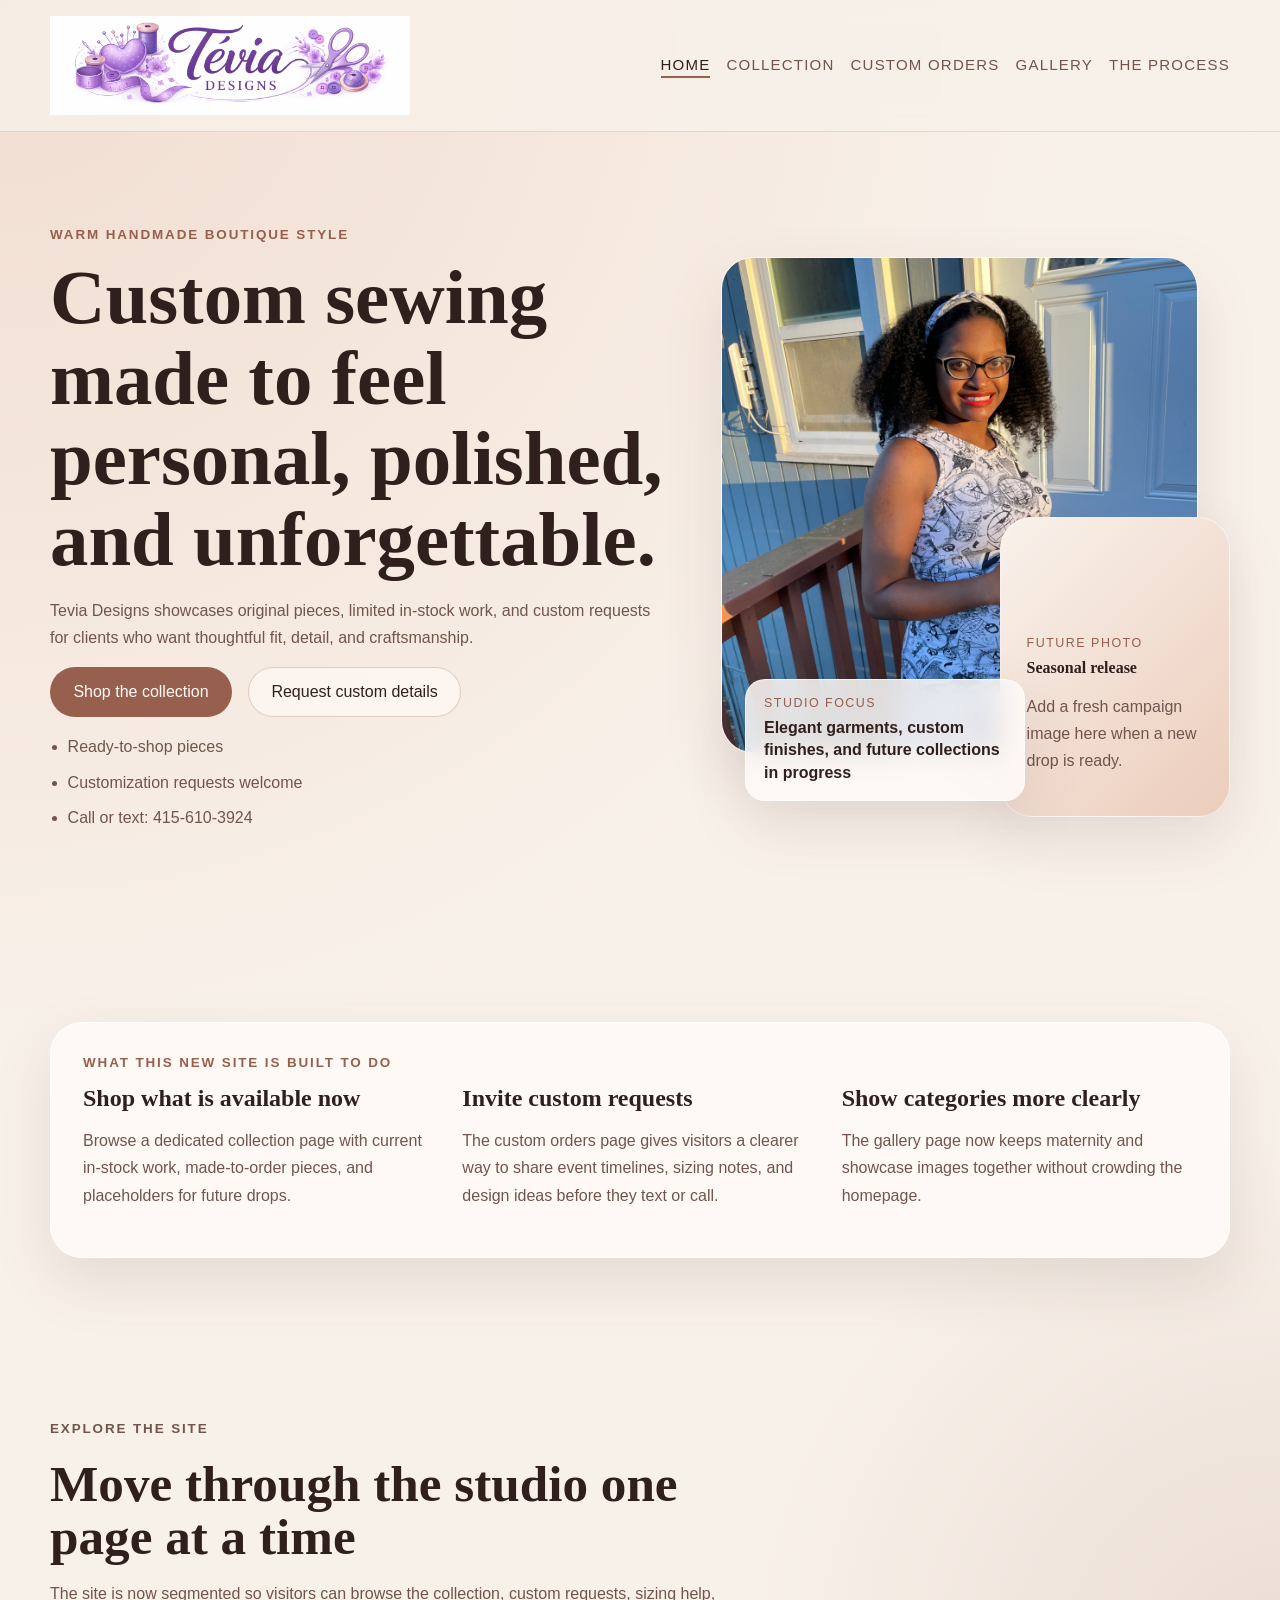
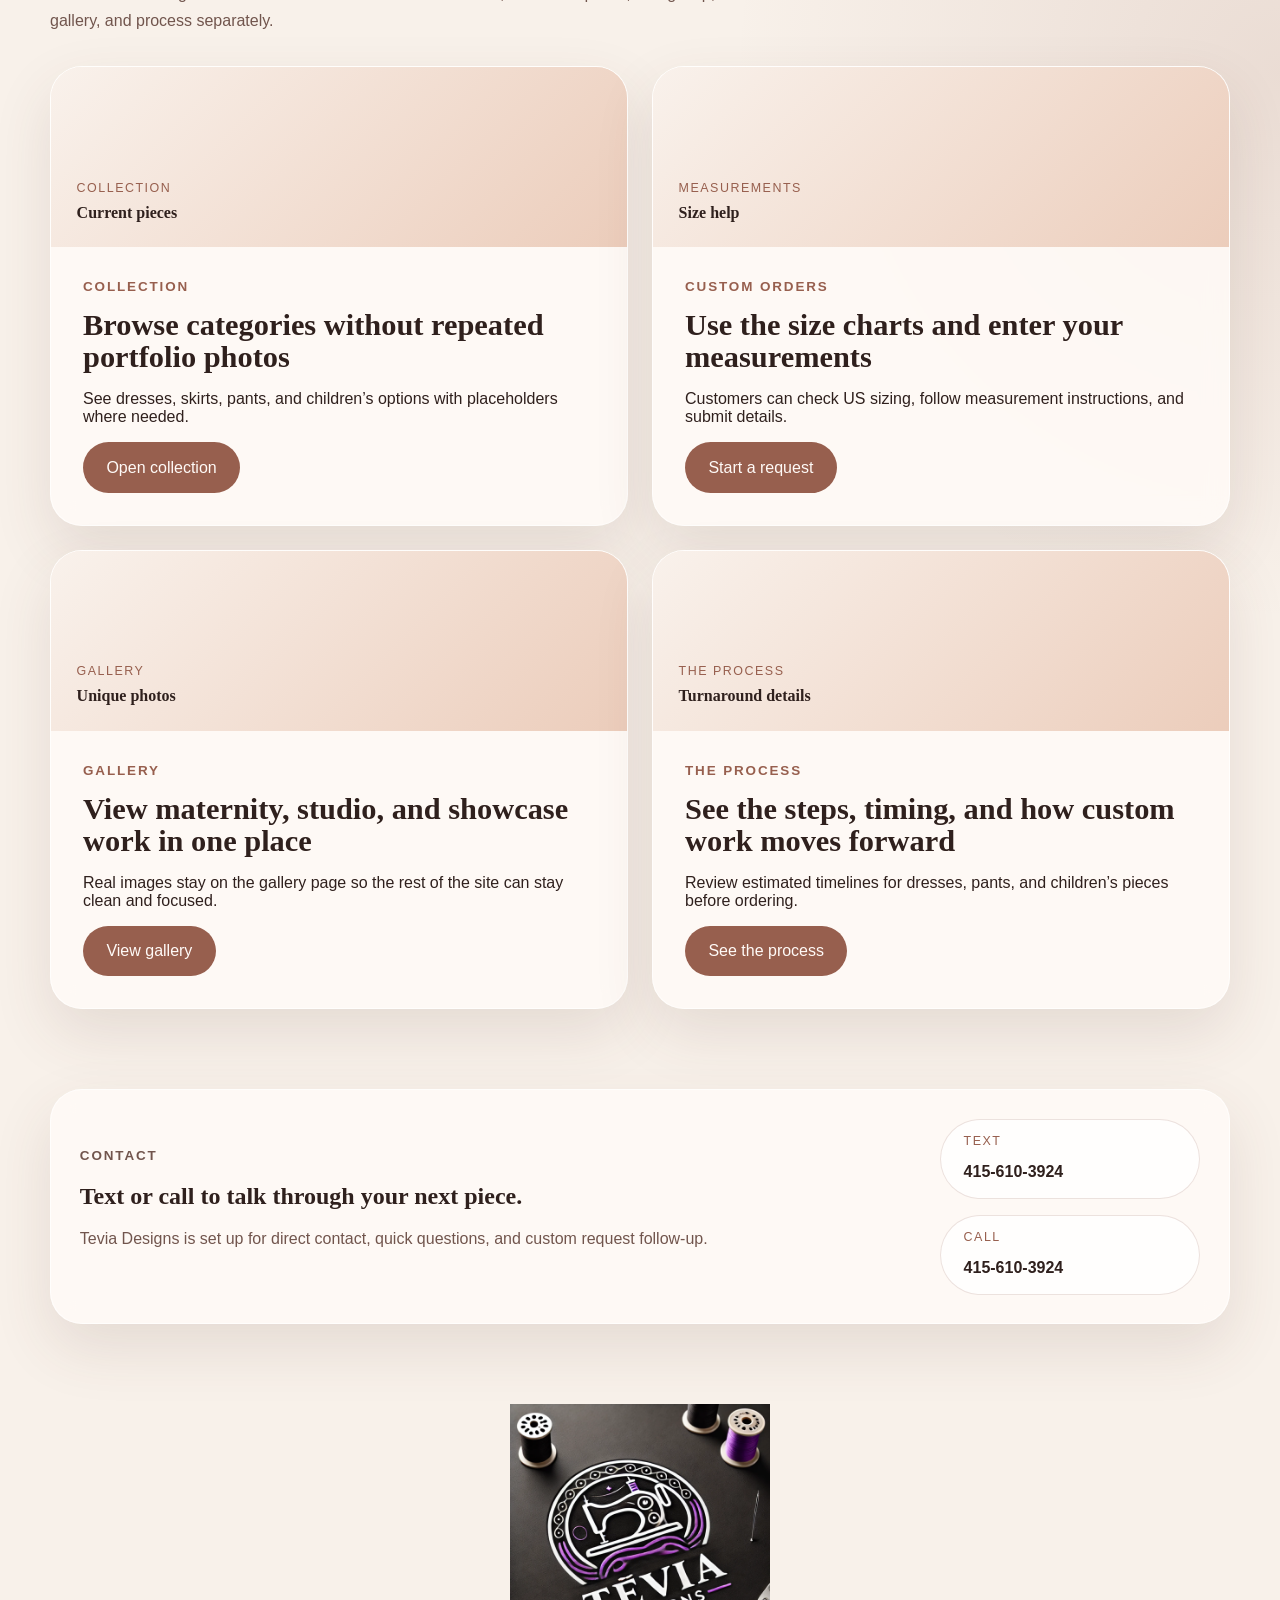
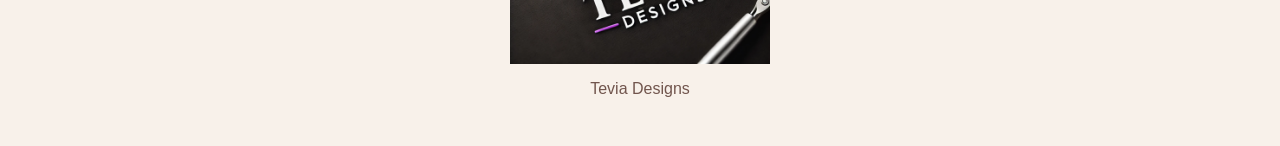
<file: site/index.html>
<!doctype html>
<html lang="en">
  <head>
    <meta charset="UTF-8" />
    <meta name="viewport" content="width=device-width, initial-scale=1.0" />
    <title>Tevia Designs | Custom Sewing & Ready-to-Shop Pieces</title>
    <meta
      name="description"
      content="Browse Tevia Designs ready-to-shop pieces, request custom sewing details, and contact the studio by text or call."
    />
    <link rel="stylesheet" href="./styles.css" />
  </head>
  <body>
    <div class="page-shell">
      <header class="site-header">
        <div class="brand-bar">
          <a class="brand-mark" href="./index.html" aria-label="Tevia Designs home">
            <img src="./assets/images/tevia-header-footer.png" alt="Tevia Designs" />
          </a>
          <nav class="site-nav" aria-label="Primary">
            <a href="./index.html" aria-current="page">Home</a>
            <a href="./collection.html">Collection</a>
            <a href="./custom-orders.html">Custom Orders</a>
            <a href="./gallery.html">Gallery</a>
            <a href="./process.html">The Process</a>
          </nav>
        </div>
      </header>

      <main>
        <section class="hero section">
          <div class="hero-copy reveal">
            <p class="eyebrow">Warm handmade boutique style</p>
            <h1>Custom sewing made to feel personal, polished, and unforgettable.</h1>
            <p class="hero-text">
              Tevia Designs showcases original pieces, limited in-stock work, and custom requests
              for clients who want thoughtful fit, detail, and craftsmanship.
            </p>
            <div class="hero-actions">
              <a class="button button-primary" href="./collection.html">Shop the collection</a>
              <a class="button button-secondary" href="./custom-orders.html">Request custom details</a>
            </div>
            <ul class="hero-highlights" aria-label="Studio highlights">
              <li>Ready-to-shop pieces</li>
              <li>Customization requests welcome</li>
              <li>Call or text: 415-610-3924</li>
            </ul>
          </div>

          <div class="hero-visual reveal reveal-delay">
            <div class="hero-card hero-card-main floating-card">
              <img src="./assets/images/featured-1.jpg" alt="Featured Tevia Designs design" />
            </div>
            <div class="hero-card hero-card-accent media-placeholder media-placeholder-compact">
              <span>Future photo</span>
              <strong>Seasonal release</strong>
              <p>Add a fresh campaign image here when a new drop is ready.</p>
            </div>
            <div class="hero-note">
              <span>Studio focus</span>
              <strong>Elegant garments, custom finishes, and future collections in progress</strong>
            </div>
          </div>
        </section>

        <section class="section intro-panel reveal">
          <div class="intro-card">
            <p class="eyebrow">What this new site is built to do</p>
            <div class="intro-grid">
              <article>
                <h2>Shop what is available now</h2>
                <p>
                  Browse a dedicated collection page with current in-stock work, made-to-order
                  pieces, and placeholders for future drops.
                </p>
              </article>
              <article>
                <h2>Invite custom requests</h2>
                <p>
                  The custom orders page gives visitors a clearer way to share event timelines,
                  sizing notes, and design ideas before they text or call.
                </p>
              </article>
              <article>
                <h2>Show categories more clearly</h2>
                <p>
                  The gallery page now keeps maternity and showcase images together without crowding
                  the homepage.
                </p>
              </article>
            </div>
          </div>
        </section>

        <section class="section">
          <div class="section-heading reveal">
            <p class="eyebrow">Explore the site</p>
            <h2>Move through the studio one page at a time</h2>
            <p>
              The site is now segmented so visitors can browse the collection, custom requests,
              sizing help, gallery, and process separately.
            </p>
          </div>

          <div class="feature-link-grid">
            <article class="feature-link-card reveal">
              <div class="placeholder-visual">
                <span>Collection</span>
                <strong>Current pieces</strong>
              </div>
              <div class="feature-link-body">
                <p class="eyebrow">Collection</p>
                <h3>Browse categories without repeated portfolio photos</h3>
                <p>See dresses, skirts, pants, and children’s options with placeholders where needed.</p>
                <a class="button button-primary" href="./collection.html">Open collection</a>
              </div>
            </article>

            <article class="feature-link-card reveal">
              <div class="placeholder-visual">
                <span>Measurements</span>
                <strong>Size help</strong>
              </div>
              <div class="feature-link-body">
                <p class="eyebrow">Custom orders</p>
                <h3>Use the size charts and enter your measurements</h3>
                <p>Customers can check US sizing, follow measurement instructions, and submit details.</p>
                <a class="button button-primary" href="./custom-orders.html">Start a request</a>
              </div>
            </article>

            <article class="feature-link-card reveal">
              <div class="placeholder-visual">
                <span>Gallery</span>
                <strong>Unique photos</strong>
              </div>
              <div class="feature-link-body">
                <p class="eyebrow">Gallery</p>
                <h3>View maternity, studio, and showcase work in one place</h3>
                <p>Real images stay on the gallery page so the rest of the site can stay clean and focused.</p>
                <a class="button button-primary" href="./gallery.html">View gallery</a>
              </div>
            </article>

            <article class="feature-link-card reveal">
              <div class="placeholder-visual">
                <span>The Process</span>
                <strong>Turnaround details</strong>
              </div>
              <div class="feature-link-body">
                <p class="eyebrow">The Process</p>
                <h3>See the steps, timing, and how custom work moves forward</h3>
                <p>Review estimated timelines for dresses, pants, and children’s pieces before ordering.</p>
                <a class="button button-primary" href="./process.html">See the process</a>
              </div>
            </article>
          </div>
        </section>

        <section class="section compact-contact">
          <div class="contact-panel reveal">
            <div>
              <p class="eyebrow">Contact</p>
              <h2>Text or call to talk through your next piece.</h2>
              <p>
                Tevia Designs is set up for direct contact, quick questions, and custom request
                follow-up.
              </p>
            </div>
            <div class="contact-actions">
              <a class="contact-link mobile-contact-link" data-mobile-href="sms:+14156103924">
                <span>Text</span>
                <strong>415-610-3924</strong>
              </a>
              <a class="contact-link mobile-contact-link" data-mobile-href="tel:+14156103924">
                <span>Call</span>
                <strong>415-610-3924</strong>
              </a>
            </div>
          </div>
        </section>
      </main>

      <footer class="site-footer">
        <img src="./assets/images/tevia-logo.png" alt="Tevia Designs logo" />
        <p>Tevia Designs</p>
      </footer>
    </div>

    <script src="./script.js"></script>
  </body>
</html>
</file>
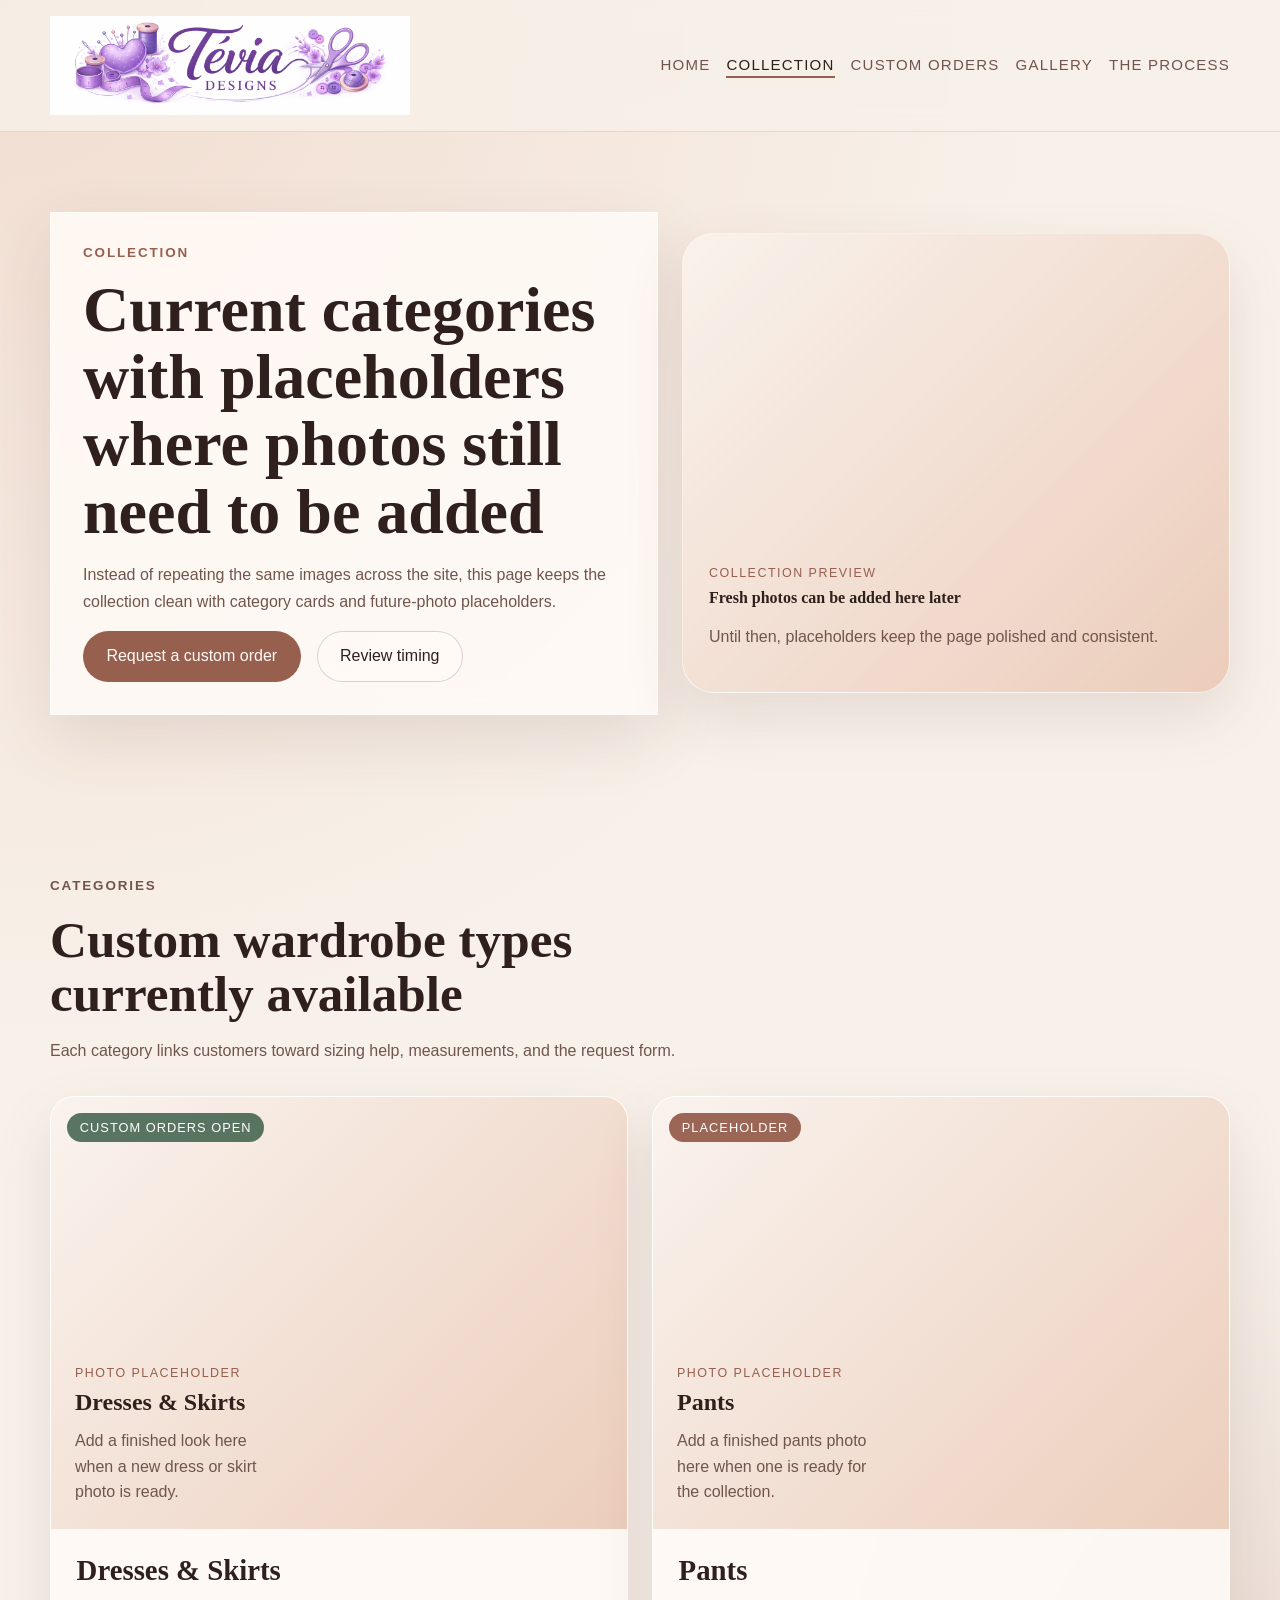
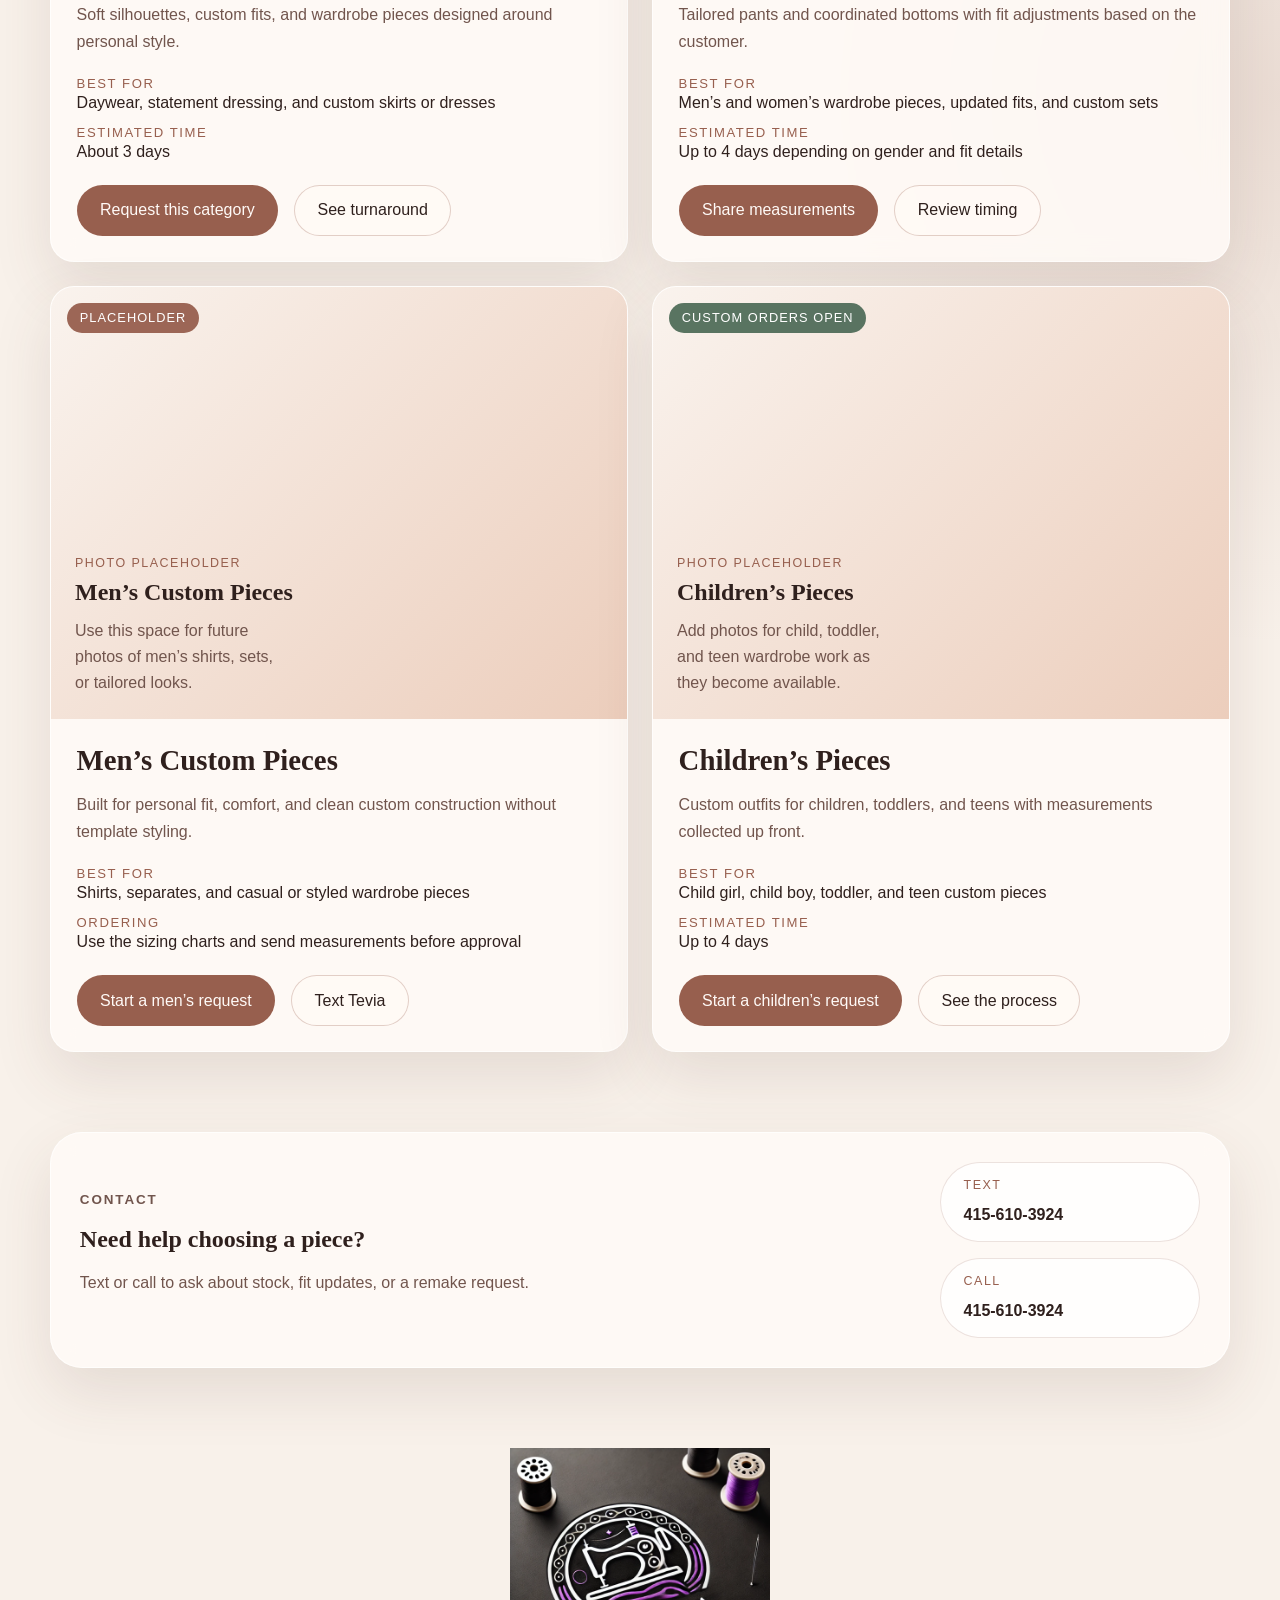
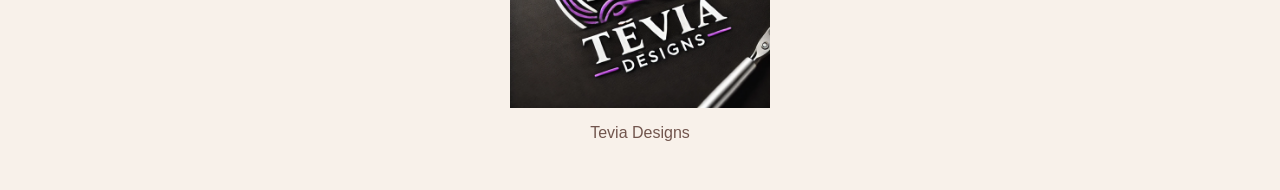
<file: site/collection.html>
<!doctype html>
<html lang="en">
  <head>
    <meta charset="UTF-8" />
    <meta name="viewport" content="width=device-width, initial-scale=1.0" />
    <title>Tevia Designs | Collection</title>
    <meta
      name="description"
      content="Browse current Tevia Designs pieces, made-to-order highlights, and future collection placeholders."
    />
    <link rel="stylesheet" href="./styles.css" />
  </head>
  <body>
    <div class="page-shell">
      <header class="site-header">
        <div class="brand-bar">
          <a class="brand-mark" href="./index.html" aria-label="Tevia Designs home">
            <img src="./assets/images/tevia-header-footer.png" alt="Tevia Designs" />
          </a>
          <nav class="site-nav" aria-label="Primary">
            <a href="./index.html">Home</a>
            <a href="./collection.html" aria-current="page">Collection</a>
            <a href="./custom-orders.html">Custom Orders</a>
            <a href="./gallery.html">Gallery</a>
            <a href="./process.html">The Process</a>
          </nav>
        </div>
      </header>

      <main>
        <section class="section page-hero">
          <div class="page-hero-content reveal">
            <p class="eyebrow">Collection</p>
            <h1>Current categories with placeholders where photos still need to be added</h1>
            <p class="hero-text">
              Instead of repeating the same images across the site, this page keeps the collection
              clean with category cards and future-photo placeholders.
            </p>
            <div class="hero-actions">
              <a class="button button-primary" href="./custom-orders.html">Request a custom order</a>
              <a class="button button-secondary" href="./process.html">Review timing</a>
            </div>
          </div>
          <div class="page-hero-media media-placeholder reveal reveal-delay">
            <span>Collection preview</span>
            <strong>Fresh photos can be added here later</strong>
            <p>Until then, placeholders keep the page polished and consistent.</p>
          </div>
        </section>

        <section class="section">
          <div class="section-heading reveal">
            <p class="eyebrow">Categories</p>
            <h2>Custom wardrobe types currently available</h2>
            <p>Each category links customers toward sizing help, measurements, and the request form.</p>
          </div>

          <div class="product-grid">
            <article class="product-card reveal">
              <div class="product-image">
                <div class="product-image-placeholder">
                  <span>Photo placeholder</span>
                  <strong>Dresses &amp; Skirts</strong>
                  <p>Add a finished look here when a new dress or skirt photo is ready.</p>
                </div>
                <span class="product-badge">Custom orders open</span>
              </div>
              <div class="product-body">
                <h3>Dresses &amp; Skirts</h3>
                <p>
                  Soft silhouettes, custom fits, and wardrobe pieces designed around personal style.
                </p>
                <dl>
                  <div>
                    <dt>Best for</dt>
                    <dd>Daywear, statement dressing, and custom skirts or dresses</dd>
                  </div>
                  <div>
                    <dt>Estimated time</dt>
                    <dd>About 3 days</dd>
                  </div>
                </dl>
                <div class="product-actions">
                  <a class="button button-primary" href="./custom-orders.html">Request this category</a>
                  <a class="button button-secondary" href="./process.html">See turnaround</a>
                </div>
              </div>
            </article>

            <article class="product-card reveal">
              <div class="product-image">
                <div class="product-image-placeholder">
                  <span>Photo placeholder</span>
                  <strong>Pants</strong>
                  <p>Add a finished pants photo here when one is ready for the collection.</p>
                </div>
                <span class="product-badge product-badge-alt">Placeholder</span>
              </div>
              <div class="product-body">
                <h3>Pants</h3>
                <p>
                  Tailored pants and coordinated bottoms with fit adjustments based on the customer.
                </p>
                <dl>
                  <div>
                    <dt>Best for</dt>
                    <dd>Men’s and women’s wardrobe pieces, updated fits, and custom sets</dd>
                  </div>
                  <div>
                    <dt>Estimated time</dt>
                    <dd>Up to 4 days depending on gender and fit details</dd>
                  </div>
                </dl>
                <div class="product-actions">
                  <a class="button button-primary" href="./custom-orders.html">Share measurements</a>
                  <a class="button button-secondary" href="./process.html">Review timing</a>
                </div>
              </div>
            </article>

            <article class="product-card reveal">
              <div class="product-image">
                <div class="product-image-placeholder">
                  <span>Photo placeholder</span>
                  <strong>Men’s Custom Pieces</strong>
                  <p>Use this space for future photos of men’s shirts, sets, or tailored looks.</p>
                </div>
                <span class="product-badge product-badge-alt">Placeholder</span>
              </div>
              <div class="product-body">
                <h3>Men’s Custom Pieces</h3>
                <p>
                  Built for personal fit, comfort, and clean custom construction without template styling.
                </p>
                <dl>
                  <div>
                    <dt>Best for</dt>
                    <dd>Shirts, separates, and casual or styled wardrobe pieces</dd>
                  </div>
                  <div>
                    <dt>Ordering</dt>
                    <dd>Use the sizing charts and send measurements before approval</dd>
                  </div>
                </dl>
                <div class="product-actions">
                  <a class="button button-primary" href="./custom-orders.html">Start a men’s request</a>
                  <a class="button button-secondary" data-mobile-href="sms:+14156103924">Text Tevia</a>
                </div>
              </div>
            </article>

            <article class="product-card reveal">
              <div class="product-image">
                <div class="product-image-placeholder">
                  <span>Photo placeholder</span>
                  <strong>Children’s Pieces</strong>
                  <p>Add photos for child, toddler, and teen wardrobe work as they become available.</p>
                </div>
                <span class="product-badge">Custom orders open</span>
              </div>
              <div class="product-body">
                <h3>Children’s Pieces</h3>
                <p>
                  Custom outfits for children, toddlers, and teens with measurements collected up front.
                </p>
                <dl>
                  <div>
                    <dt>Best for</dt>
                    <dd>Child girl, child boy, toddler, and teen custom pieces</dd>
                  </div>
                  <div>
                    <dt>Estimated time</dt>
                    <dd>Up to 4 days</dd>
                  </div>
                </dl>
                <div class="product-actions">
                  <a class="button button-primary" href="./custom-orders.html">Start a children’s request</a>
                  <a class="button button-secondary" href="./process.html">See the process</a>
                </div>
              </div>
            </article>
          </div>
        </section>

        <section class="section compact-contact">
          <div class="contact-panel reveal">
            <div>
              <p class="eyebrow">Contact</p>
              <h2>Need help choosing a piece?</h2>
              <p>Text or call to ask about stock, fit updates, or a remake request.</p>
            </div>
            <div class="contact-actions">
              <a class="contact-link mobile-contact-link" data-mobile-href="sms:+14156103924">
                <span>Text</span>
                <strong>415-610-3924</strong>
              </a>
              <a class="contact-link mobile-contact-link" data-mobile-href="tel:+14156103924">
                <span>Call</span>
                <strong>415-610-3924</strong>
              </a>
            </div>
          </div>
        </section>
      </main>

      <footer class="site-footer">
        <img src="./assets/images/tevia-logo.png" alt="Tevia Designs logo" />
        <p>Tevia Designs</p>
      </footer>
    </div>

    <script src="./script.js"></script>
  </body>
</html>
</file>
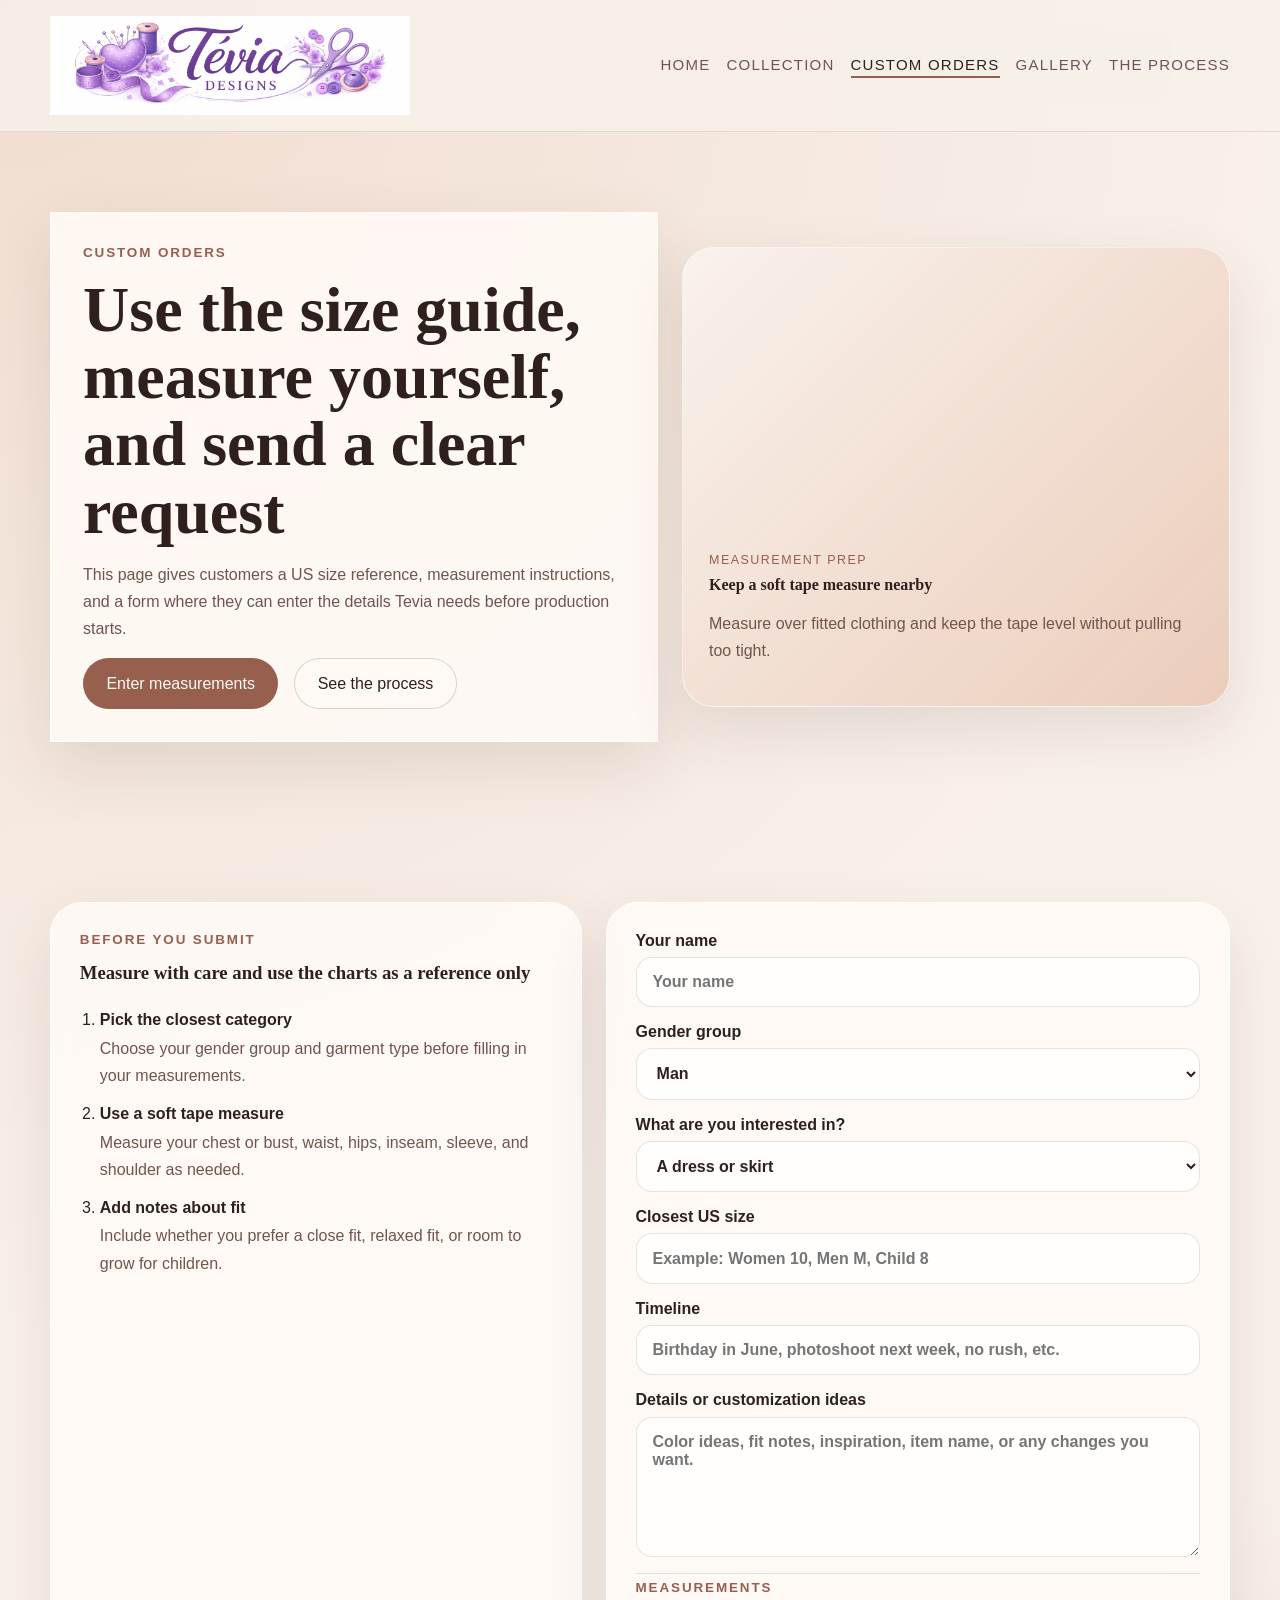
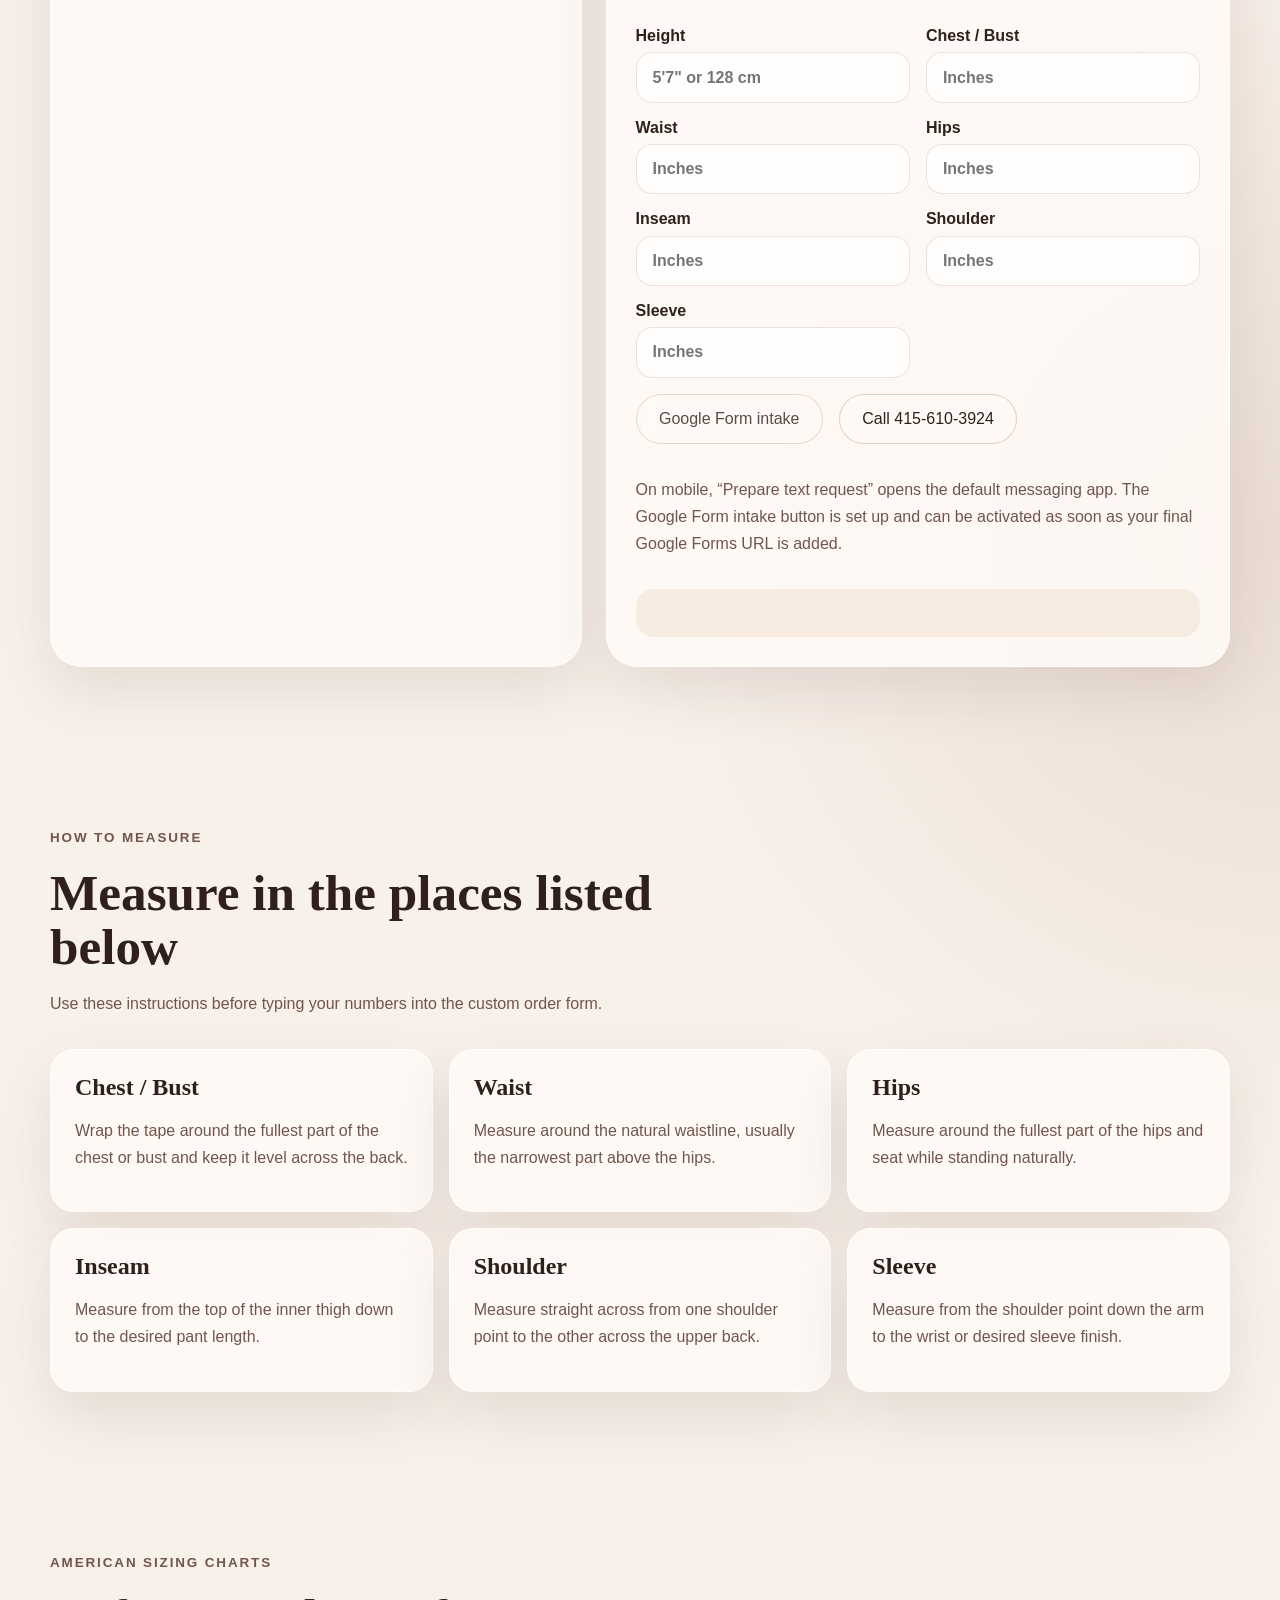
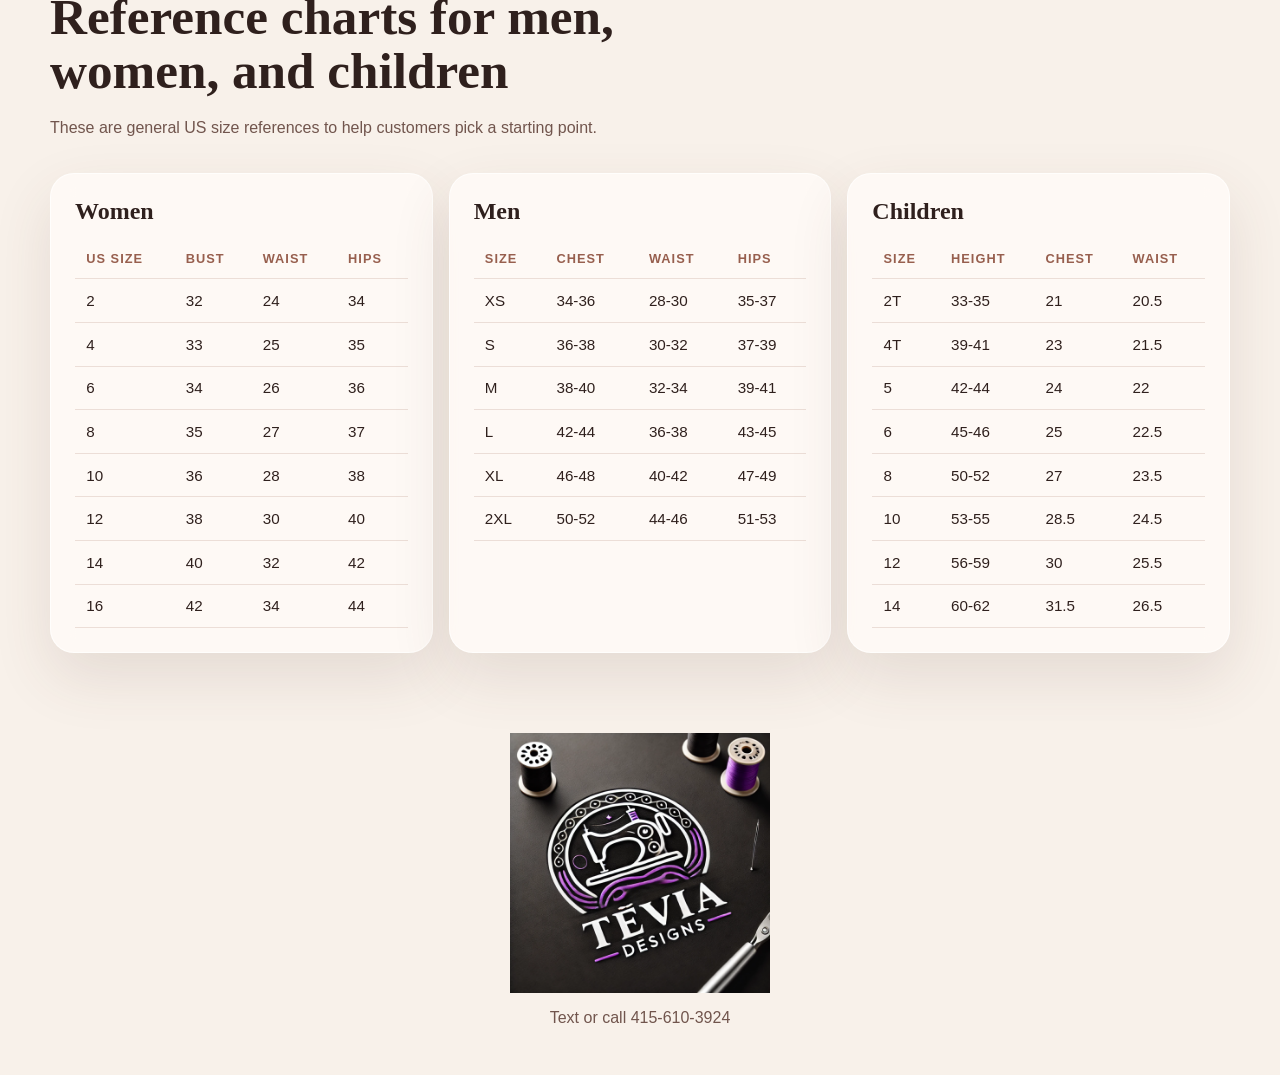
<file: site/custom-orders.html>
<!doctype html>
<html lang="en">
  <head>
    <meta charset="UTF-8" />
    <meta name="viewport" content="width=device-width, initial-scale=1.0" />
    <title>Tevia Designs | Custom Orders</title>
    <meta
      name="description"
      content="Start a custom Tevia Designs request with your sizing, timeline, and design details."
    />
    <link rel="stylesheet" href="./styles.css" />
  </head>
  <body>
    <div class="page-shell">
      <header class="site-header">
        <div class="brand-bar">
          <a class="brand-mark" href="./index.html" aria-label="Tevia Designs home">
            <img src="./assets/images/tevia-header-footer.png" alt="Tevia Designs" />
          </a>
          <nav class="site-nav" aria-label="Primary">
            <a href="./index.html">Home</a>
            <a href="./collection.html">Collection</a>
            <a href="./custom-orders.html" aria-current="page">Custom Orders</a>
            <a href="./gallery.html">Gallery</a>
            <a href="./process.html">The Process</a>
          </nav>
        </div>
      </header>

      <main>
        <section class="section page-hero">
          <div class="page-hero-content reveal">
            <p class="eyebrow">Custom orders</p>
            <h1>Use the size guide, measure yourself, and send a clear request</h1>
            <p class="hero-text">
              This page gives customers a US size reference, measurement instructions, and a form
              where they can enter the details Tevia needs before production starts.
            </p>
            <div class="hero-actions">
              <a class="button button-primary" href="#request-form">Enter measurements</a>
              <a class="button button-secondary" href="./process.html">See the process</a>
            </div>
          </div>
          <div class="page-hero-media media-placeholder reveal reveal-delay">
            <span>Measurement prep</span>
            <strong>Keep a soft tape measure nearby</strong>
            <p>Measure over fitted clothing and keep the tape level without pulling too tight.</p>
          </div>
        </section>

        <section class="section">
          <div class="split-layout">
            <div class="process-card reveal">
              <p class="eyebrow">Before you submit</p>
              <h3>Measure with care and use the charts as a reference only</h3>
              <ol class="process-list">
                <li>
                  <strong>Pick the closest category</strong>
                  <span>Choose your gender group and garment type before filling in your measurements.</span>
                </li>
                <li>
                  <strong>Use a soft tape measure</strong>
                  <span>Measure your chest or bust, waist, hips, inseam, sleeve, and shoulder as needed.</span>
                </li>
                <li>
                  <strong>Add notes about fit</strong>
                  <span>Include whether you prefer a close fit, relaxed fit, or room to grow for children.</span>
                </li>
              </ol>
            </div>

            <form class="request-form reveal reveal-delay" id="request-form">
              <label>
                Your name
                <input type="text" id="customer-name" name="customerName" placeholder="Your name" />
              </label>
              <label>
                Gender group
                <select id="customer-gender" name="customerGender">
                  <option value="man">Man</option>
                  <option value="woman">Woman</option>
                  <option value="child girl">Child girl</option>
                  <option value="child boy">Child boy</option>
                  <option value="toddler girl">Toddler girl</option>
                  <option value="toddler boy">Toddler boy</option>
                  <option value="teen boy">Teen boy</option>
                  <option value="teen girl">Teen girl</option>
                </select>
              </label>
              <label>
                What are you interested in?
                <select id="request-type" name="requestType">
                  <option value="a dress or skirt">A dress or skirt</option>
                  <option value="pants">Pants</option>
                  <option value="a custom outfit set">A custom outfit set</option>
                  <option value="a child outfit">A child outfit</option>
                  <option value="an alteration">An alteration</option>
                </select>
              </label>
              <label>
                Closest US size
                <input type="text" id="reference-size" name="referenceSize" placeholder="Example: Women 10, Men M, Child 8" />
              </label>
              <label>
                Timeline
                <input
                  type="text"
                  id="request-timeline"
                  name="timeline"
                  placeholder="Birthday in June, photoshoot next week, no rush, etc."
                />
              </label>
              <label>
                Details or customization ideas
                <textarea
                  id="request-details"
                  name="details"
                  rows="6"
                  placeholder="Color ideas, fit notes, inspiration, item name, or any changes you want."
                ></textarea>
              </label>
              <div class="form-section">
                <p class="eyebrow">Measurements</p>
                <div class="measurement-fields">
                  <label>
                    Height
                    <input type="text" id="measurement-height" name="measurementHeight" placeholder="5'7&quot; or 128 cm" />
                  </label>
                  <label>
                    Chest / Bust
                    <input type="text" id="measurement-chest" name="measurementChest" placeholder="Inches" />
                  </label>
                  <label>
                    Waist
                    <input type="text" id="measurement-waist" name="measurementWaist" placeholder="Inches" />
                  </label>
                  <label>
                    Hips
                    <input type="text" id="measurement-hips" name="measurementHips" placeholder="Inches" />
                  </label>
                  <label>
                    Inseam
                    <input type="text" id="measurement-inseam" name="measurementInseam" placeholder="Inches" />
                  </label>
                  <label>
                    Shoulder
                    <input type="text" id="measurement-shoulder" name="measurementShoulder" placeholder="Inches" />
                  </label>
                  <label>
                    Sleeve
                    <input type="text" id="measurement-sleeve" name="measurementSleeve" placeholder="Inches" />
                  </label>
                </div>
              </div>
              <div class="form-actions">
                <button class="button button-primary mobile-only-action" type="submit">Prepare text request</button>
                <a
                  class="button button-secondary google-form-link"
                  data-form-template-href="https://docs.google.com/forms/d/e/YOUR_FORM_ID/viewform"
                >
                  Google Form intake
                </a>
                <a class="button button-secondary" data-mobile-href="tel:+14156103924">Call 415-610-3924</a>
              </div>
              <p class="form-note">
                On mobile, “Prepare text request” opens the default messaging app. The Google Form
                intake button is set up and can be activated as soon as your final Google Forms URL
                is added.
              </p>
              <div class="message-preview" id="message-preview" aria-live="polite"></div>
            </form>
          </div>
        </section>

        <section class="section">
          <div class="section-heading reveal">
            <p class="eyebrow">How to measure</p>
            <h2>Measure in the places listed below</h2>
            <p>Use these instructions before typing your numbers into the custom order form.</p>
          </div>

          <div class="measure-guide-grid">
            <article class="measure-card reveal">
              <h3>Chest / Bust</h3>
              <p>Wrap the tape around the fullest part of the chest or bust and keep it level across the back.</p>
            </article>
            <article class="measure-card reveal">
              <h3>Waist</h3>
              <p>Measure around the natural waistline, usually the narrowest part above the hips.</p>
            </article>
            <article class="measure-card reveal">
              <h3>Hips</h3>
              <p>Measure around the fullest part of the hips and seat while standing naturally.</p>
            </article>
            <article class="measure-card reveal">
              <h3>Inseam</h3>
              <p>Measure from the top of the inner thigh down to the desired pant length.</p>
            </article>
            <article class="measure-card reveal">
              <h3>Shoulder</h3>
              <p>Measure straight across from one shoulder point to the other across the upper back.</p>
            </article>
            <article class="measure-card reveal">
              <h3>Sleeve</h3>
              <p>Measure from the shoulder point down the arm to the wrist or desired sleeve finish.</p>
            </article>
          </div>
        </section>

        <section class="section">
          <div class="section-heading reveal">
            <p class="eyebrow">American sizing charts</p>
            <h2>Reference charts for men, women, and children</h2>
            <p>These are general US size references to help customers pick a starting point.</p>
          </div>

          <div class="chart-grid">
            <article class="chart-card reveal">
              <h3>Women</h3>
              <div class="table-wrap">
                <table class="size-table">
                  <thead>
                    <tr>
                      <th>US Size</th>
                      <th>Bust</th>
                      <th>Waist</th>
                      <th>Hips</th>
                    </tr>
                  </thead>
                  <tbody>
                    <tr><td>2</td><td>32</td><td>24</td><td>34</td></tr>
                    <tr><td>4</td><td>33</td><td>25</td><td>35</td></tr>
                    <tr><td>6</td><td>34</td><td>26</td><td>36</td></tr>
                    <tr><td>8</td><td>35</td><td>27</td><td>37</td></tr>
                    <tr><td>10</td><td>36</td><td>28</td><td>38</td></tr>
                    <tr><td>12</td><td>38</td><td>30</td><td>40</td></tr>
                    <tr><td>14</td><td>40</td><td>32</td><td>42</td></tr>
                    <tr><td>16</td><td>42</td><td>34</td><td>44</td></tr>
                  </tbody>
                </table>
              </div>
            </article>

            <article class="chart-card reveal">
              <h3>Men</h3>
              <div class="table-wrap">
                <table class="size-table">
                  <thead>
                    <tr>
                      <th>Size</th>
                      <th>Chest</th>
                      <th>Waist</th>
                      <th>Hips</th>
                    </tr>
                  </thead>
                  <tbody>
                    <tr><td>XS</td><td>34-36</td><td>28-30</td><td>35-37</td></tr>
                    <tr><td>S</td><td>36-38</td><td>30-32</td><td>37-39</td></tr>
                    <tr><td>M</td><td>38-40</td><td>32-34</td><td>39-41</td></tr>
                    <tr><td>L</td><td>42-44</td><td>36-38</td><td>43-45</td></tr>
                    <tr><td>XL</td><td>46-48</td><td>40-42</td><td>47-49</td></tr>
                    <tr><td>2XL</td><td>50-52</td><td>44-46</td><td>51-53</td></tr>
                  </tbody>
                </table>
              </div>
            </article>

            <article class="chart-card reveal">
              <h3>Children</h3>
              <div class="table-wrap">
                <table class="size-table">
                  <thead>
                    <tr>
                      <th>Size</th>
                      <th>Height</th>
                      <th>Chest</th>
                      <th>Waist</th>
                    </tr>
                  </thead>
                  <tbody>
                    <tr><td>2T</td><td>33-35</td><td>21</td><td>20.5</td></tr>
                    <tr><td>4T</td><td>39-41</td><td>23</td><td>21.5</td></tr>
                    <tr><td>5</td><td>42-44</td><td>24</td><td>22</td></tr>
                    <tr><td>6</td><td>45-46</td><td>25</td><td>22.5</td></tr>
                    <tr><td>8</td><td>50-52</td><td>27</td><td>23.5</td></tr>
                    <tr><td>10</td><td>53-55</td><td>28.5</td><td>24.5</td></tr>
                    <tr><td>12</td><td>56-59</td><td>30</td><td>25.5</td></tr>
                    <tr><td>14</td><td>60-62</td><td>31.5</td><td>26.5</td></tr>
                  </tbody>
                </table>
              </div>
            </article>
          </div>
        </section>
      </main>

      <footer class="site-footer">
        <img src="./assets/images/tevia-logo.png" alt="Tevia Designs logo" />
        <p>Text or call 415-610-3924</p>
      </footer>
    </div>

    <script src="./script.js"></script>
  </body>
</html>
</file>
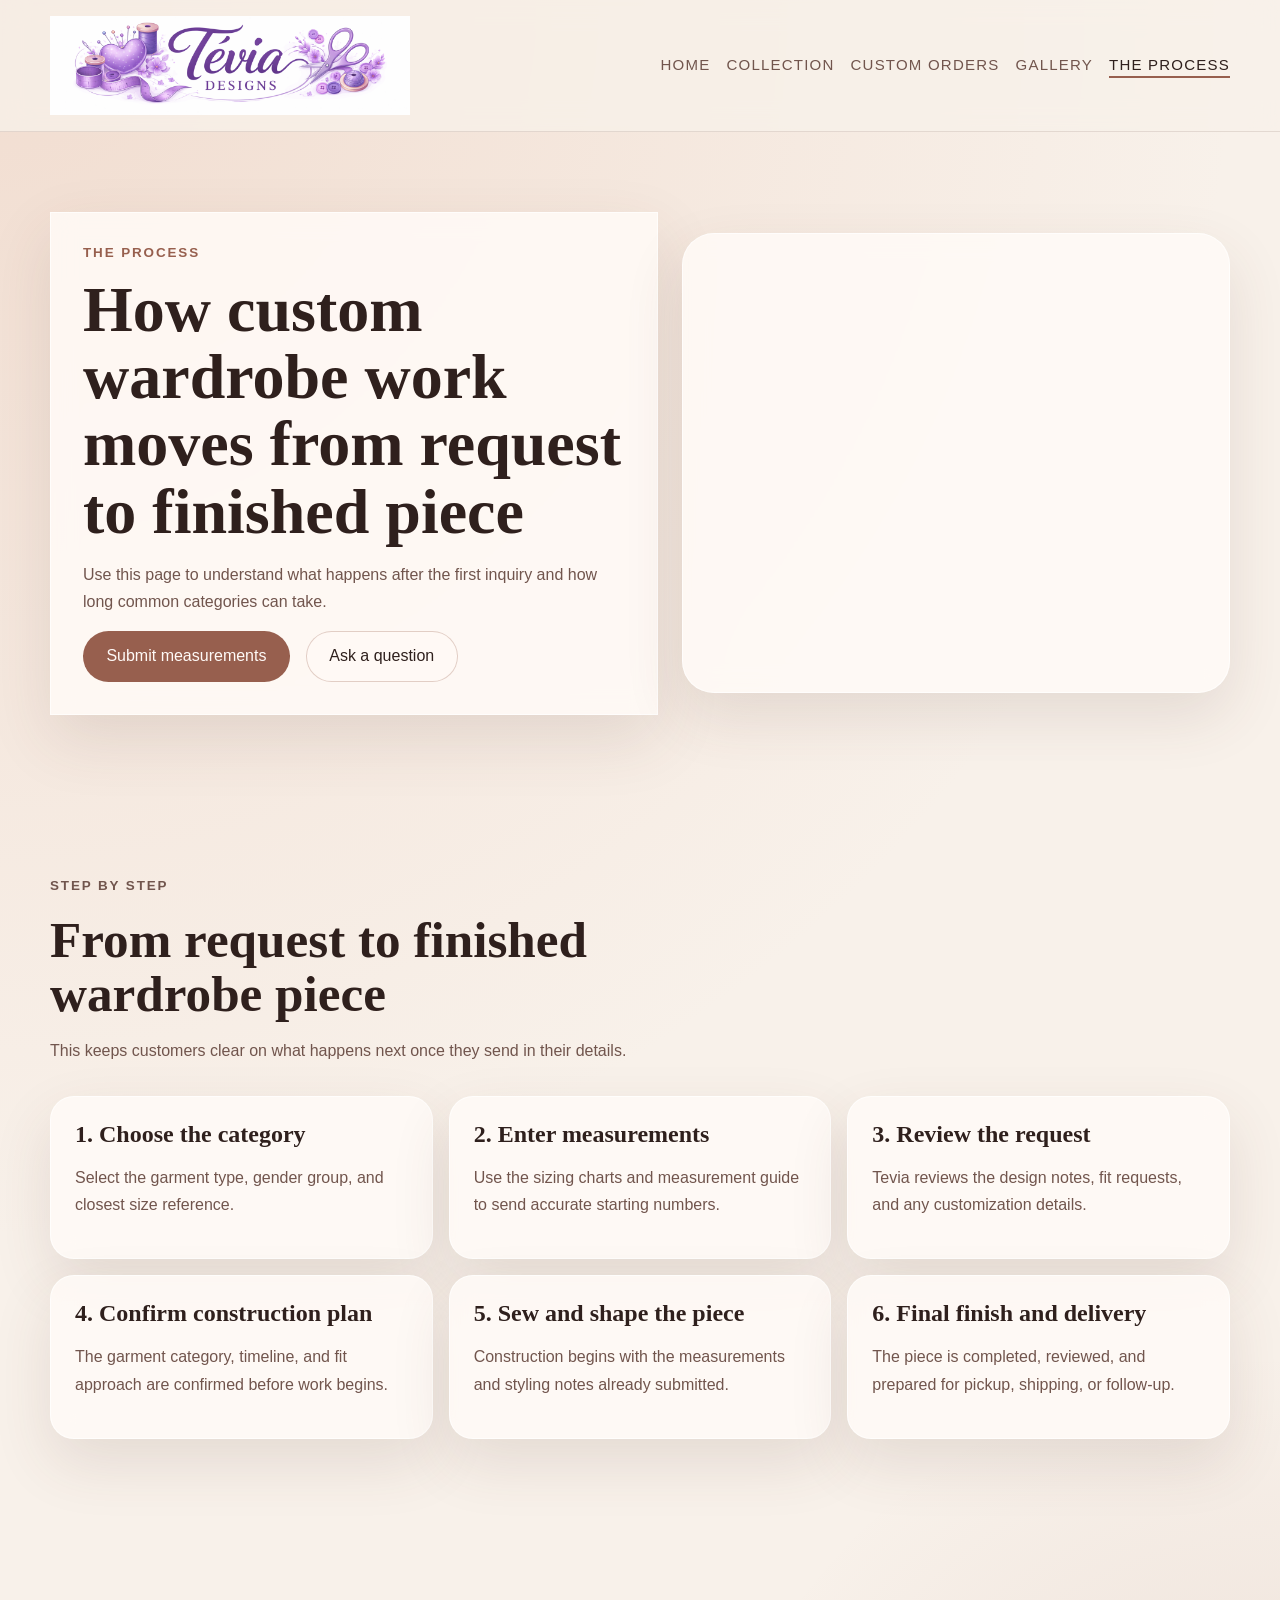
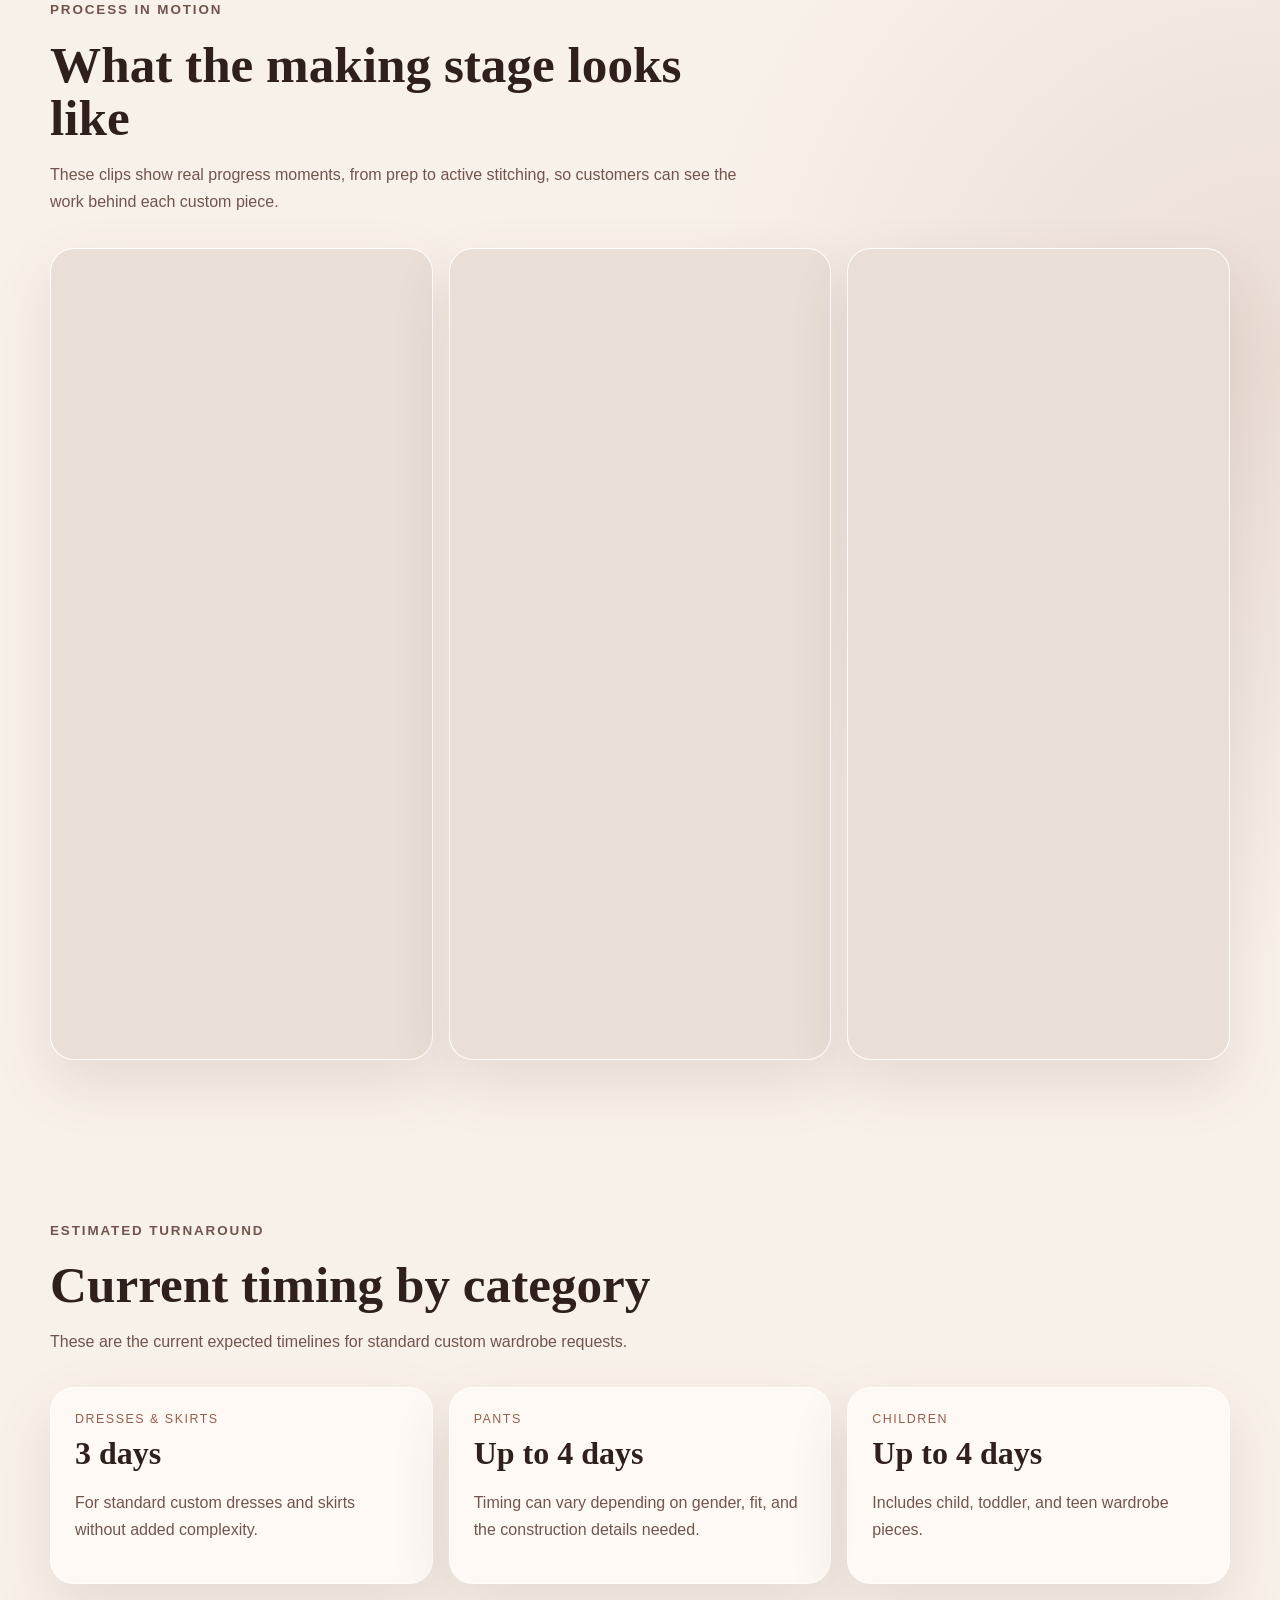
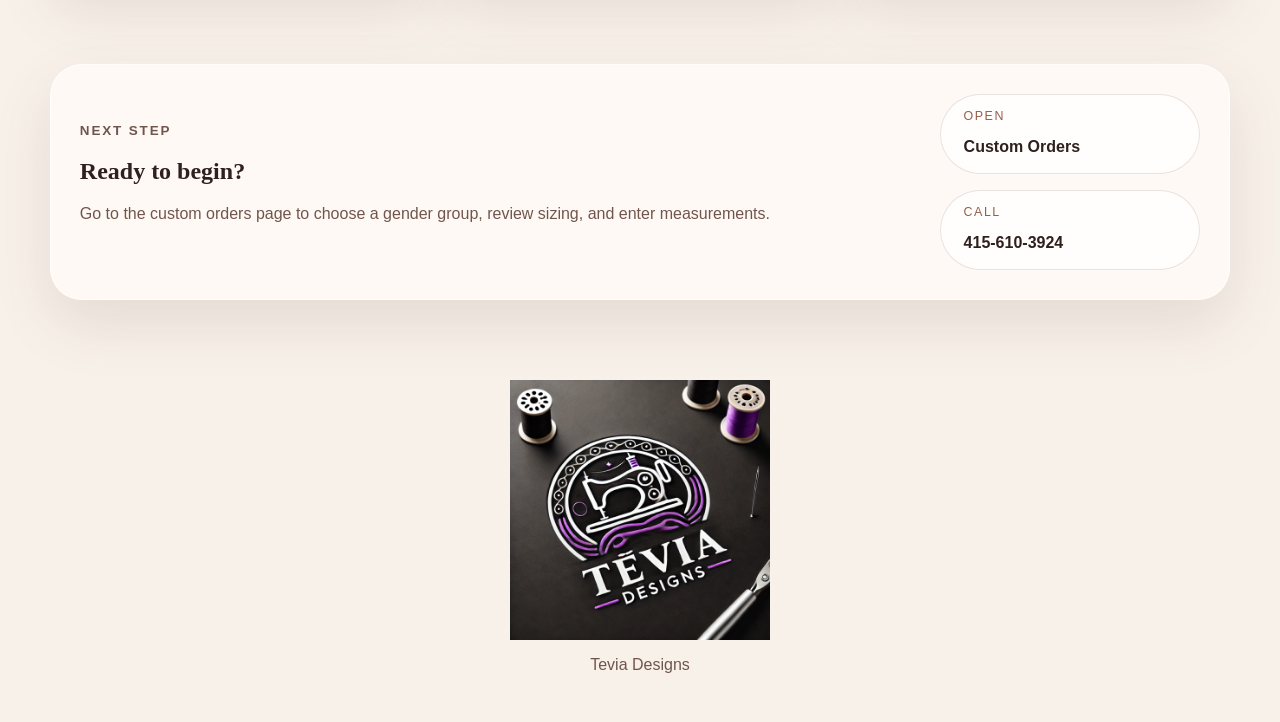
<file: site/process.html>
<!doctype html>
<html lang="en">
  <head>
    <meta charset="UTF-8" />
    <meta name="viewport" content="width=device-width, initial-scale=1.0" />
    <title>Tevia Designs | The Process</title>
    <meta
      name="description"
      content="See how Tevia Designs custom orders move from measurements to finished wardrobe pieces, including estimated turnaround times."
    />
    <link rel="stylesheet" href="./styles.css" />
  </head>
  <body>
    <div class="page-shell">
      <header class="site-header">
        <div class="brand-bar">
          <a class="brand-mark" href="./index.html" aria-label="Tevia Designs home">
            <img src="./assets/images/tevia-header-footer.png" alt="Tevia Designs" />
          </a>
          <nav class="site-nav" aria-label="Primary">
            <a href="./index.html">Home</a>
            <a href="./collection.html">Collection</a>
            <a href="./custom-orders.html">Custom Orders</a>
            <a href="./gallery.html">Gallery</a>
            <a href="./process.html" aria-current="page">The Process</a>
          </nav>
        </div>
      </header>

      <main>
        <section class="section page-hero">
          <div class="page-hero-content reveal">
            <p class="eyebrow">The Process</p>
            <h1>How custom wardrobe work moves from request to finished piece</h1>
            <p class="hero-text">
              Use this page to understand what happens after the first inquiry and how long common
              categories can take.
            </p>
            <div class="hero-actions">
              <a class="button button-primary" href="./custom-orders.html">Submit measurements</a>
              <a class="button button-secondary" data-mobile-href="sms:+14156103924">Ask a question</a>
            </div>
          </div>
          <div class="page-hero-media process-hero-media reveal reveal-delay">
            <video autoplay muted loop playsinline preload="metadata">
              <source src="./assets/process/process-hero.mp4" type="video/mp4" />
            </video>
          </div>
        </section>

        <section class="section">
          <div class="section-heading reveal">
            <p class="eyebrow">Step by step</p>
            <h2>From request to finished wardrobe piece</h2>
            <p>This keeps customers clear on what happens next once they send in their details.</p>
          </div>

          <div class="process-grid">
            <article class="measure-card reveal">
              <h3>1. Choose the category</h3>
              <p>Select the garment type, gender group, and closest size reference.</p>
            </article>
            <article class="measure-card reveal">
              <h3>2. Enter measurements</h3>
              <p>Use the sizing charts and measurement guide to send accurate starting numbers.</p>
            </article>
            <article class="measure-card reveal">
              <h3>3. Review the request</h3>
              <p>Tevia reviews the design notes, fit requests, and any customization details.</p>
            </article>
            <article class="measure-card reveal">
              <h3>4. Confirm construction plan</h3>
              <p>The garment category, timeline, and fit approach are confirmed before work begins.</p>
            </article>
            <article class="measure-card reveal">
              <h3>5. Sew and shape the piece</h3>
              <p>Construction begins with the measurements and styling notes already submitted.</p>
            </article>
            <article class="measure-card reveal">
              <h3>6. Final finish and delivery</h3>
              <p>The piece is completed, reviewed, and prepared for pickup, shipping, or follow-up.</p>
            </article>
          </div>
        </section>

        <section class="section">
          <div class="section-heading reveal">
            <p class="eyebrow">Process in motion</p>
            <h2>What the making stage looks like</h2>
            <p>
              These clips show real progress moments, from prep to active stitching, so customers
              can see the work behind each custom piece.
            </p>
          </div>

          <div class="process-media-grid">
            <article class="process-media-card reveal">
              <video autoplay muted loop playsinline preload="metadata">
                <source src="./assets/process/process-prep.mp4" type="video/mp4" />
              </video>
              <div class="process-media-copy">
                <h3>Prep and pinning</h3>
                <p>Fabric is positioned, pinned, and aligned before construction moves forward.</p>
              </div>
            </article>

            <article class="process-media-card reveal">
              <video autoplay muted loop playsinline preload="metadata">
                <source src="./assets/process/process-stitch.mp4" type="video/mp4" />
              </video>
              <div class="process-media-copy">
                <h3>Close-up stitching</h3>
                <p>This stage shows the seam work up close as the shape and structure come together.</p>
              </div>
            </article>

            <article class="process-media-card reveal">
              <video autoplay muted loop playsinline preload="metadata">
                <source src="./assets/process/process-finish.mp4" type="video/mp4" />
              </video>
              <div class="process-media-copy">
                <h3>Construction in progress</h3>
                <p>The garment moves through the machine with both hands guiding a clean finish.</p>
              </div>
            </article>
          </div>
        </section>

        <section class="section">
          <div class="section-heading reveal">
            <p class="eyebrow">Estimated turnaround</p>
            <h2>Current timing by category</h2>
            <p>These are the current expected timelines for standard custom wardrobe requests.</p>
          </div>

          <div class="timeline-grid">
            <article class="timeline-card reveal">
              <span>Dresses &amp; skirts</span>
              <strong>3 days</strong>
              <p>For standard custom dresses and skirts without added complexity.</p>
            </article>
            <article class="timeline-card reveal">
              <span>Pants</span>
              <strong>Up to 4 days</strong>
              <p>Timing can vary depending on gender, fit, and the construction details needed.</p>
            </article>
            <article class="timeline-card reveal">
              <span>Children</span>
              <strong>Up to 4 days</strong>
              <p>Includes child, toddler, and teen wardrobe pieces.</p>
            </article>
          </div>
        </section>

        <section class="section compact-contact">
          <div class="contact-panel reveal">
            <div>
              <p class="eyebrow">Next step</p>
              <h2>Ready to begin?</h2>
              <p>Go to the custom orders page to choose a gender group, review sizing, and enter measurements.</p>
            </div>
            <div class="contact-actions">
              <a class="contact-link" href="./custom-orders.html">
                <span>Open</span>
                <strong>Custom Orders</strong>
              </a>
              <a class="contact-link mobile-contact-link" data-mobile-href="tel:+14156103924">
                <span>Call</span>
                <strong>415-610-3924</strong>
              </a>
            </div>
          </div>
        </section>
      </main>

      <footer class="site-footer">
        <img src="./assets/images/tevia-logo.png" alt="Tevia Designs logo" />
        <p>Tevia Designs</p>
      </footer>
    </div>

    <script src="./script.js"></script>
  </body>
</html>
</file>
<file: site/styles.css>
:root {
  --background: #f8f1ea;
  --surface: rgba(255, 251, 247, 0.85);
  --surface-strong: #fffaf5;
  --surface-soft: #f3e4d8;
  --text: #2f201d;
  --text-soft: #71554d;
  --line: rgba(78, 46, 39, 0.12);
  --accent: #975f4e;
  --accent-deep: #6f4135;
  --accent-soft: #e9c4b0;
  --success: #4d6a56;
  --shadow: 0 24px 60px rgba(93, 59, 48, 0.12);
  --radius-lg: 32px;
  --radius-md: 24px;
  --radius-sm: 18px;
  --max-width: 1180px;
}

* {
  box-sizing: border-box;
}

html {
  scroll-behavior: smooth;
}

body {
  margin: 0;
  font-family: "Segoe UI", Tahoma, Geneva, Verdana, sans-serif;
  color: var(--text);
  background:
    radial-gradient(circle at top left, rgba(233, 196, 176, 0.45), transparent 30%),
    radial-gradient(circle at right center, rgba(151, 95, 78, 0.14), transparent 26%),
    var(--background);
}

img {
  max-width: 100%;
  display: block;
}

a {
  color: inherit;
  text-decoration: none;
}

button,
input,
select,
textarea {
  font: inherit;
}

.page-shell {
  overflow: hidden;
}

.site-header {
  position: sticky;
  top: 0;
  z-index: 20;
  backdrop-filter: blur(14px);
  background: rgba(248, 241, 234, 0.78);
  border-bottom: 1px solid var(--line);
}

.brand-bar,
.section,
.site-footer {
  width: min(calc(100% - 2rem), var(--max-width));
  margin: 0 auto;
}

.brand-bar {
  display: flex;
  justify-content: space-between;
  align-items: center;
  gap: 1rem;
  padding: 1rem 0;
}

.brand-mark {
  width: min(360px, 56vw);
}

.site-nav {
  display: flex;
  flex-wrap: wrap;
  justify-content: flex-end;
  gap: 1rem;
  font-size: 0.94rem;
  letter-spacing: 0.08em;
  text-transform: uppercase;
}

.site-nav a {
  position: relative;
  padding-bottom: 0.15rem;
  color: var(--text-soft);
}

.site-nav a::after {
  content: "";
  position: absolute;
  left: 0;
  bottom: -0.15rem;
  width: 100%;
  height: 2px;
  background: var(--accent);
  transform: scaleX(0);
  transform-origin: left;
  transition: transform 180ms ease;
}

.site-nav a:hover::after,
.site-nav a:focus-visible::after,
.site-nav a[aria-current="page"]::after {
  transform: scaleX(1);
}

.site-nav a[aria-current="page"] {
  color: var(--text);
}

.section {
  padding: 5rem 0;
}

.page-hero,
.feature-link-grid {
  display: grid;
  gap: 1.5rem;
}

.page-hero {
  grid-template-columns: 1fr 0.9fr;
  align-items: center;
}

.page-hero-content,
.page-hero-media,
.feature-link-card {
  background: var(--surface);
  border: 1px solid rgba(255, 255, 255, 0.62);
  box-shadow: var(--shadow);
  backdrop-filter: blur(12px);
}

.page-hero-content,
.feature-link-body {
  padding: 2rem;
}

.page-hero-content h1,
.feature-link-body h3 {
  margin: 0 0 1rem;
  line-height: 1.05;
  font-family: Georgia, "Times New Roman", serif;
}

.page-hero-content h1 {
  font-size: clamp(2.6rem, 5vw, 4.4rem);
}

.page-hero-media,
.feature-link-card {
  overflow: hidden;
  border-radius: var(--radius-lg);
}

.media-placeholder,
.placeholder-visual {
  display: flex;
  flex-direction: column;
  justify-content: flex-end;
  padding: 1.6rem;
  background:
    linear-gradient(135deg, rgba(255, 255, 255, 0.5), rgba(233, 196, 176, 0.72)),
    var(--surface-soft);
  color: var(--text);
}

.media-placeholder span,
.placeholder-visual span,
.timeline-card span {
  display: block;
  font-size: 0.78rem;
  letter-spacing: 0.12em;
  text-transform: uppercase;
  color: var(--accent);
}

.media-placeholder strong,
.placeholder-visual strong,
.timeline-card strong {
  display: block;
  margin-top: 0.5rem;
  line-height: 1.2;
  font-family: Georgia, "Times New Roman", serif;
}

.media-placeholder p,
.placeholder-visual p,
.timeline-card p,
.measure-card p,
.chart-card p {
  color: var(--text-soft);
  line-height: 1.7;
}

.page-hero-media img,
.feature-link-media img {
  width: 100%;
  height: 100%;
  object-fit: cover;
}

.page-hero-media video,
.process-media-card video {
  width: 100%;
  height: 100%;
  object-fit: cover;
  display: block;
}

.page-hero-media {
  min-height: 460px;
}

.process-hero-media {
  overflow: hidden;
}

.feature-link-grid {
  grid-template-columns: repeat(2, minmax(0, 1fr));
}

.feature-link-card {
  display: flex;
  flex-direction: column;
}

.feature-link-media {
  aspect-ratio: 4 / 3;
}

.feature-link-body h3 {
  font-size: 1.9rem;
}

.placeholder-visual {
  min-height: 180px;
}

.compact-contact {
  padding-top: 0;
}

.hero {
  display: grid;
  grid-template-columns: 1.1fr 0.9fr;
  gap: 3rem;
  align-items: center;
  min-height: calc(100vh - 90px);
}

.eyebrow {
  margin: 0 0 1rem;
  color: var(--accent);
  letter-spacing: 0.14em;
  text-transform: uppercase;
  font-size: 0.84rem;
  font-weight: 700;
}

.hero h1,
.section-heading h2,
.intro-grid h2,
.product-body h3,
.process-card h3,
.gallery-placeholder h3,
.contact-panel h2 {
  margin: 0;
  line-height: 1.05;
  font-family: Georgia, "Times New Roman", serif;
}

.hero h1 {
  font-size: clamp(2.9rem, 6vw, 5.3rem);
}

.hero-text,
.section-heading p,
.product-body p,
.process-list span,
.contact-panel p,
.intro-grid p,
.form-note,
.gallery-placeholder p,
.hero-highlights {
  color: var(--text-soft);
  line-height: 1.7;
}

.hero-actions,
.product-actions,
.form-actions,
.contact-actions {
  display: flex;
  flex-wrap: wrap;
  gap: 1rem;
}

.button,
.contact-link {
  display: inline-flex;
  align-items: center;
  justify-content: center;
  min-height: 3.15rem;
  padding: 0.9rem 1.4rem;
  border-radius: 999px;
  border: 1px solid transparent;
  transition:
    transform 160ms ease,
    background 160ms ease,
    border-color 160ms ease,
    color 160ms ease;
}

.button:hover,
.button:focus-visible,
.contact-link:hover,
.contact-link:focus-visible {
  transform: translateY(-2px);
}

.button[hidden] {
  display: none;
}

.button-primary {
  background: var(--accent);
  color: #fffaf7;
}

.button-primary:hover,
.button-primary:focus-visible {
  background: var(--accent-deep);
}

.button-secondary {
  border-color: rgba(151, 95, 78, 0.28);
  background: rgba(255, 250, 245, 0.7);
}

.hero-highlights {
  display: grid;
  gap: 0.5rem;
  padding-left: 1.1rem;
}

.hero-visual {
  position: relative;
  min-height: 560px;
}

.hero-card {
  position: absolute;
  overflow: hidden;
  border-radius: var(--radius-lg);
  box-shadow: var(--shadow);
  border: 1px solid rgba(255, 255, 255, 0.55);
}

.hero-card img {
  width: 100%;
  height: 100%;
  object-fit: cover;
}

.hero-card-main {
  inset: 0 2rem 4rem 0;
}

.hero-card-accent {
  width: min(230px, 42vw);
  height: 300px;
  right: 0;
  bottom: 0;
}

.hero-card.media-placeholder {
  border: 1px solid rgba(255, 255, 255, 0.55);
}

.media-placeholder-compact {
  justify-content: flex-end;
}

.floating-card {
  animation: floatCard 5s ease-in-out infinite;
}

@keyframes floatCard {
  0%,
  100% {
    transform: translateY(0);
  }
  50% {
    transform: translateY(-10px);
  }
}

.hero-note,
.intro-card,
.product-card,
.process-card,
.request-form,
.gallery-placeholder,
.contact-panel {
  background: var(--surface);
  border: 1px solid rgba(255, 255, 255, 0.62);
  box-shadow: var(--shadow);
  backdrop-filter: blur(12px);
}

.hero-note {
  position: absolute;
  left: 1.5rem;
  bottom: 1rem;
  max-width: 280px;
  padding: 1rem 1.15rem;
  border-radius: 20px;
}

.hero-note span,
.gallery-placeholder span,
.contact-link span {
  display: block;
  font-size: 0.78rem;
  letter-spacing: 0.12em;
  text-transform: uppercase;
  color: var(--accent);
}

.hero-note strong,
.contact-link strong {
  display: block;
  margin-top: 0.45rem;
  line-height: 1.4;
}

.intro-card {
  padding: 2rem;
  border-radius: var(--radius-lg);
}

.intro-grid {
  display: grid;
  grid-template-columns: repeat(3, minmax(0, 1fr));
  gap: 1.5rem;
}

.section-heading {
  max-width: 700px;
  margin-bottom: 2rem;
}

.section-heading h2 {
  font-size: clamp(2.1rem, 4vw, 3.3rem);
  margin-bottom: 1rem;
}

.product-grid,
.gallery-grid {
  display: grid;
  gap: 1.5rem;
}

.product-grid {
  grid-template-columns: repeat(2, minmax(0, 1fr));
}

.product-card {
  display: flex;
  flex-direction: column;
  border-radius: var(--radius-md);
  overflow: hidden;
}

.product-image {
  position: relative;
  aspect-ratio: 4 / 3;
}

.product-image-placeholder {
  display: flex;
  height: 100%;
  min-height: 100%;
  flex-direction: column;
  justify-content: flex-end;
  padding: 1.5rem;
  background:
    linear-gradient(135deg, rgba(255, 255, 255, 0.55), rgba(233, 196, 176, 0.7)),
    var(--surface-soft);
  color: var(--text);
}

.product-image-placeholder span {
  display: block;
  font-size: 0.78rem;
  letter-spacing: 0.12em;
  text-transform: uppercase;
  color: var(--accent);
}

.product-image-placeholder strong {
  display: block;
  margin-top: 0.5rem;
  font-size: 1.5rem;
  line-height: 1.2;
  font-family: Georgia, "Times New Roman", serif;
}

.product-image-placeholder p {
  margin: 0.7rem 0 0;
  max-width: 24ch;
  color: var(--text-soft);
  line-height: 1.6;
}

.product-image img {
  width: 100%;
  height: 100%;
  object-fit: cover;
}

.product-badge {
  position: absolute;
  top: 1rem;
  left: 1rem;
  padding: 0.45rem 0.8rem;
  border-radius: 999px;
  background: rgba(77, 106, 86, 0.92);
  color: white;
  font-size: 0.8rem;
  letter-spacing: 0.08em;
  text-transform: uppercase;
}

.product-badge-alt {
  background: rgba(151, 95, 78, 0.95);
}

.product-body {
  padding: 1.6rem;
}

.product-body h3 {
  font-size: 1.8rem;
  margin-bottom: 0.8rem;
}

.product-body dl {
  display: grid;
  gap: 0.8rem;
  margin: 1.3rem 0 1.5rem;
}

.product-body dt {
  font-size: 0.82rem;
  letter-spacing: 0.12em;
  text-transform: uppercase;
  color: var(--accent);
}

.product-body dd {
  margin: 0.2rem 0 0;
}

.split-layout {
  display: grid;
  grid-template-columns: 0.92fr 1.08fr;
  gap: 1.5rem;
}

.process-card,
.request-form,
.contact-panel {
  border-radius: var(--radius-lg);
  padding: 1.8rem;
}

.studio-profile {
  display: flex;
  gap: 1rem;
  align-items: center;
}

.studio-profile img {
  width: 88px;
  height: 88px;
  border-radius: 50%;
  object-fit: cover;
}

.process-list {
  display: grid;
  gap: 1rem;
  padding-left: 1.25rem;
  margin: 1.8rem 0 0;
}

.process-list strong {
  display: block;
  margin-bottom: 0.35rem;
}

.request-form {
  display: grid;
  gap: 1rem;
}

.form-section {
  display: grid;
  gap: 1rem;
  padding-top: 0.4rem;
  border-top: 1px solid rgba(151, 95, 78, 0.18);
}

.request-form label {
  display: grid;
  gap: 0.45rem;
  font-weight: 600;
}

.request-form input,
.request-form select,
.request-form textarea {
  width: 100%;
  padding: 0.95rem 1rem;
  border-radius: 16px;
  border: 1px solid rgba(151, 95, 78, 0.18);
  background: rgba(255, 255, 255, 0.85);
  color: var(--text);
}

.request-form textarea {
  resize: vertical;
}

.request-form input:focus,
.request-form select:focus,
.request-form textarea:focus {
  outline: 2px solid rgba(151, 95, 78, 0.2);
  border-color: rgba(151, 95, 78, 0.45);
}

.message-preview {
  min-height: 3rem;
  padding: 1rem 1.1rem;
  border-radius: 18px;
  background: rgba(243, 228, 216, 0.65);
  color: var(--text-soft);
}

.measurement-fields,
.measure-guide-grid,
.chart-grid,
.process-grid,
.timeline-grid,
.process-media-grid {
  display: grid;
  gap: 1rem;
}

.measurement-fields {
  grid-template-columns: repeat(2, minmax(0, 1fr));
}

.measure-guide-grid,
.process-grid {
  grid-template-columns: repeat(3, minmax(0, 1fr));
}

.chart-grid,
.timeline-grid {
  grid-template-columns: repeat(3, minmax(0, 1fr));
}

.process-media-grid {
  grid-template-columns: repeat(3, minmax(0, 1fr));
}

.measure-card,
.chart-card,
.timeline-card {
  padding: 1.5rem;
  border-radius: var(--radius-md);
  background: var(--surface);
  border: 1px solid rgba(255, 255, 255, 0.62);
  box-shadow: var(--shadow);
  backdrop-filter: blur(12px);
}

.process-media-card {
  overflow: hidden;
  border-radius: var(--radius-md);
  background: var(--surface);
  border: 1px solid rgba(255, 255, 255, 0.62);
  box-shadow: var(--shadow);
  backdrop-filter: blur(12px);
}

.process-media-card video {
  aspect-ratio: 9 / 16;
  background: #e9dfd6;
}

.process-media-copy {
  padding: 1.25rem;
}

.process-media-copy h3 {
  margin: 0 0 0.75rem;
  font-family: Georgia, "Times New Roman", serif;
  font-size: 1.45rem;
}

.process-media-copy p {
  margin: 0;
  color: var(--text-soft);
  line-height: 1.7;
}

.measure-card h3,
.chart-card h3 {
  margin: 0 0 0.8rem;
  font-family: Georgia, "Times New Roman", serif;
  font-size: 1.5rem;
}

.table-wrap {
  overflow-x: auto;
}

.size-table {
  width: 100%;
  border-collapse: collapse;
  font-size: 0.95rem;
}

.size-table th,
.size-table td {
  padding: 0.8rem 0.7rem;
  border-bottom: 1px solid rgba(151, 95, 78, 0.18);
  text-align: left;
}

.size-table th {
  color: var(--accent);
  font-size: 0.8rem;
  letter-spacing: 0.08em;
  text-transform: uppercase;
}

.timeline-card strong {
  font-size: 2rem;
}

.category-panel {
  display: grid;
  grid-template-columns: 0.8fr 1.2fr;
  gap: 1.5rem;
  margin-bottom: 1.5rem;
  padding: 1.6rem;
  border-radius: var(--radius-lg);
  background: var(--surface);
  border: 1px solid rgba(255, 255, 255, 0.62);
  box-shadow: var(--shadow);
  backdrop-filter: blur(12px);
}

.category-copy h3 {
  margin: 0 0 0.75rem;
  font-size: 2rem;
  font-family: Georgia, "Times New Roman", serif;
}

.category-copy p:last-child {
  margin-bottom: 0;
  color: var(--text-soft);
  line-height: 1.7;
}

.maternity-grid {
  display: grid;
  grid-template-columns: repeat(2, minmax(0, 1fr));
  gap: 1rem;
}

.gallery-grid {
  grid-template-columns: repeat(3, minmax(0, 1fr));
}

.gallery-tile,
.gallery-placeholder {
  position: relative;
  min-height: 260px;
  border-radius: var(--radius-md);
  overflow: hidden;
}

.gallery-tile-large {
  grid-column: span 2;
  grid-row: span 2;
  min-height: 540px;
}

.gallery-tile img {
  width: 100%;
  height: 100%;
  object-fit: cover;
}

.gallery-tile figcaption {
  position: absolute;
  inset: auto 0 0 0;
  padding: 1rem 1.15rem;
  background: linear-gradient(transparent, rgba(31, 20, 18, 0.78));
  color: white;
}

.gallery-placeholder {
  display: flex;
  flex-direction: column;
  justify-content: flex-end;
  padding: 1.5rem;
  border: 1px dashed rgba(151, 95, 78, 0.35);
  background:
    linear-gradient(135deg, rgba(255, 255, 255, 0.44), rgba(233, 196, 176, 0.48)),
    var(--surface);
}

.gallery-placeholder h3 {
  margin-top: 0.5rem;
  font-size: 1.6rem;
}

.contact-section {
  padding-bottom: 6rem;
}

.contact-panel {
  display: flex;
  justify-content: space-between;
  gap: 1.5rem;
  align-items: center;
}

.contact-panel > div:first-child {
  flex: 1;
}

.contact-actions {
  flex-direction: column;
  align-items: stretch;
  min-width: min(100%, 260px);
}

.contact-link {
  width: 100%;
  justify-content: flex-start;
  align-items: flex-start;
  flex-direction: column;
  gap: 0.35rem;
  border: 1px solid rgba(151, 95, 78, 0.18);
  background: rgba(255, 255, 255, 0.75);
}

.contact-link.is-desktop-static {
  cursor: default;
}

.button.is-desktop-static,
.button.is-template-pending {
  cursor: default;
}

.button.is-desktop-static:hover,
.button.is-desktop-static:focus-visible,
.button.is-template-pending:hover,
.button.is-template-pending:focus-visible,
.contact-link.is-desktop-static:hover,
.contact-link.is-desktop-static:focus-visible {
  transform: none;
}

.button.is-template-pending {
  opacity: 0.8;
}

.site-footer {
  padding: 0 0 3rem;
  text-align: center;
}

.site-footer img {
  width: min(260px, 50vw);
  margin: 0 auto 1rem;
}

.site-footer p {
  margin: 0;
  color: var(--text-soft);
}

.reveal {
  opacity: 0;
  transform: translateY(22px);
  transition:
    opacity 650ms ease,
    transform 650ms ease;
}

.reveal-delay {
  transition-delay: 120ms;
}

.reveal.is-visible {
  opacity: 1;
  transform: translateY(0);
}

@media (max-width: 980px) {
  .hero,
  .split-layout,
  .intro-grid,
  .product-grid,
  .contact-panel,
  .category-panel,
  .page-hero,
  .feature-link-grid,
  .measure-guide-grid,
  .chart-grid,
  .process-grid,
  .timeline-grid,
  .process-media-grid {
    grid-template-columns: 1fr;
  }

  .hero,
  .contact-panel {
    display: grid;
  }

  .hero {
    min-height: auto;
    padding-top: 3rem;
  }

  .hero-visual {
    min-height: 480px;
  }

  .hero-card-main {
    right: 4rem;
  }

  .gallery-grid {
    grid-template-columns: repeat(2, minmax(0, 1fr));
  }

  .maternity-grid {
    grid-template-columns: repeat(2, minmax(0, 1fr));
  }

  .measurement-fields {
    grid-template-columns: repeat(2, minmax(0, 1fr));
  }

  .gallery-tile-large {
    min-height: 420px;
  }
}

@media (max-width: 720px) {
  .brand-bar {
    flex-direction: column;
    align-items: flex-start;
  }

  .site-nav {
    justify-content: flex-start;
  }

  .section {
    padding: 4rem 0;
  }

  .hero-card-main {
    inset: 0 0 5rem 0;
  }

  .hero-card-accent {
    width: 44vw;
    height: 220px;
  }

  .hero-note {
    left: 1rem;
    right: 1rem;
    max-width: none;
  }

  .gallery-grid {
    grid-template-columns: 1fr;
  }

  .maternity-grid {
    grid-template-columns: 1fr;
  }

  .measurement-fields {
    grid-template-columns: 1fr;
  }

  .gallery-tile-large {
    grid-column: auto;
    grid-row: auto;
    min-height: 320px;
  }

  .product-body,
  .process-card,
  .request-form,
  .contact-panel {
    padding: 1.3rem;
  }
}
</file>
